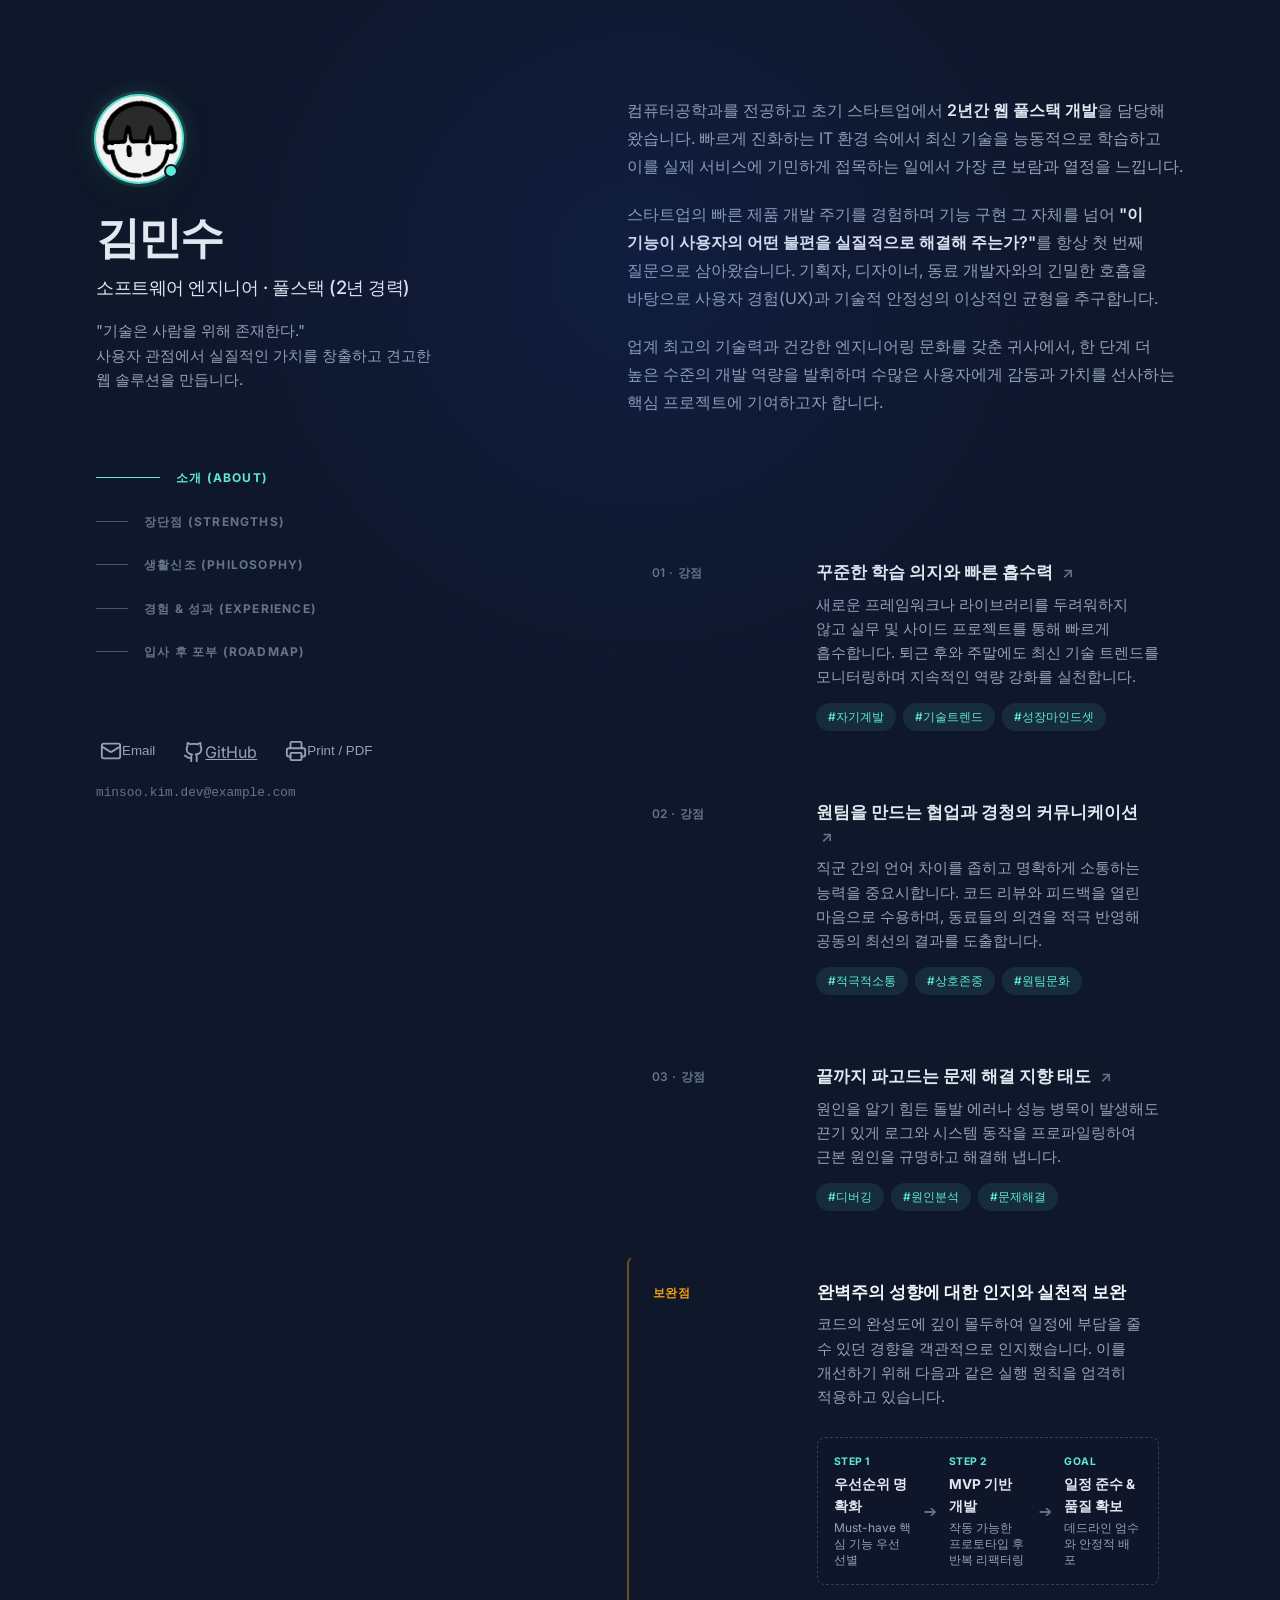
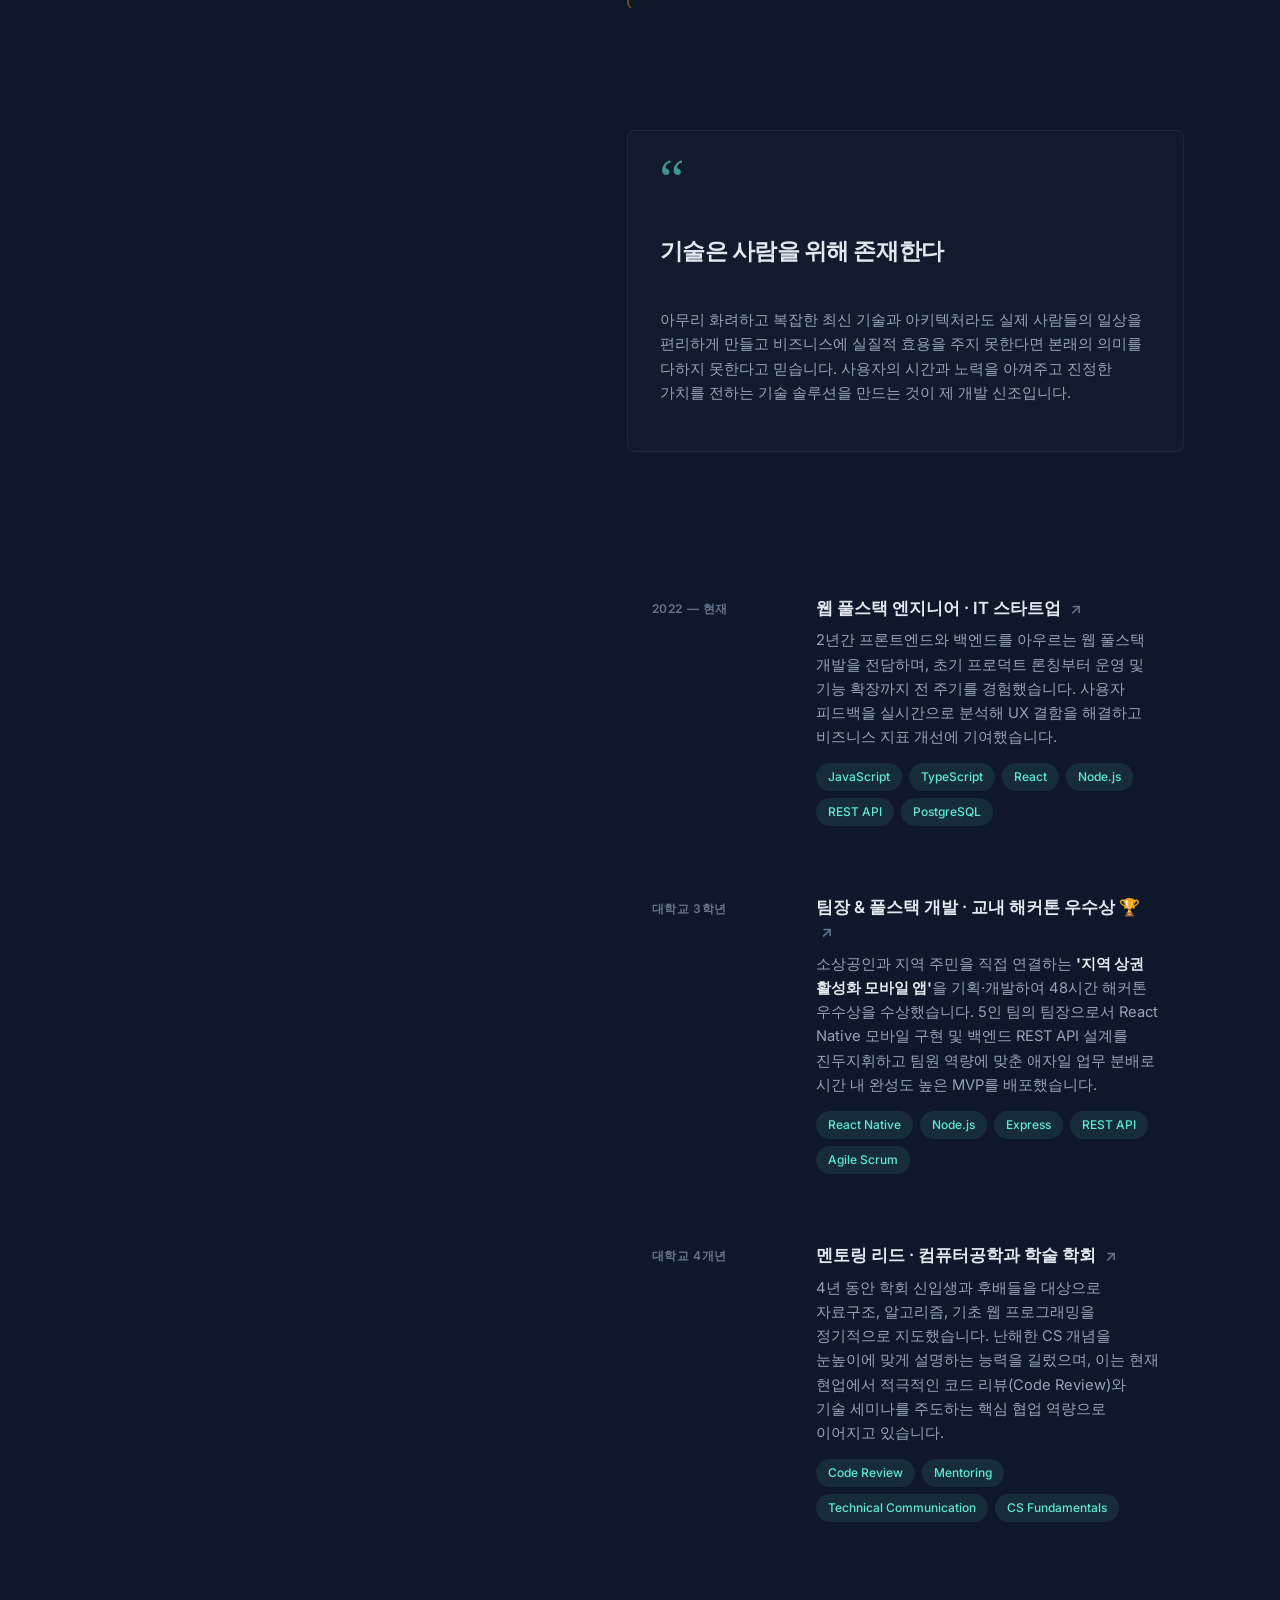
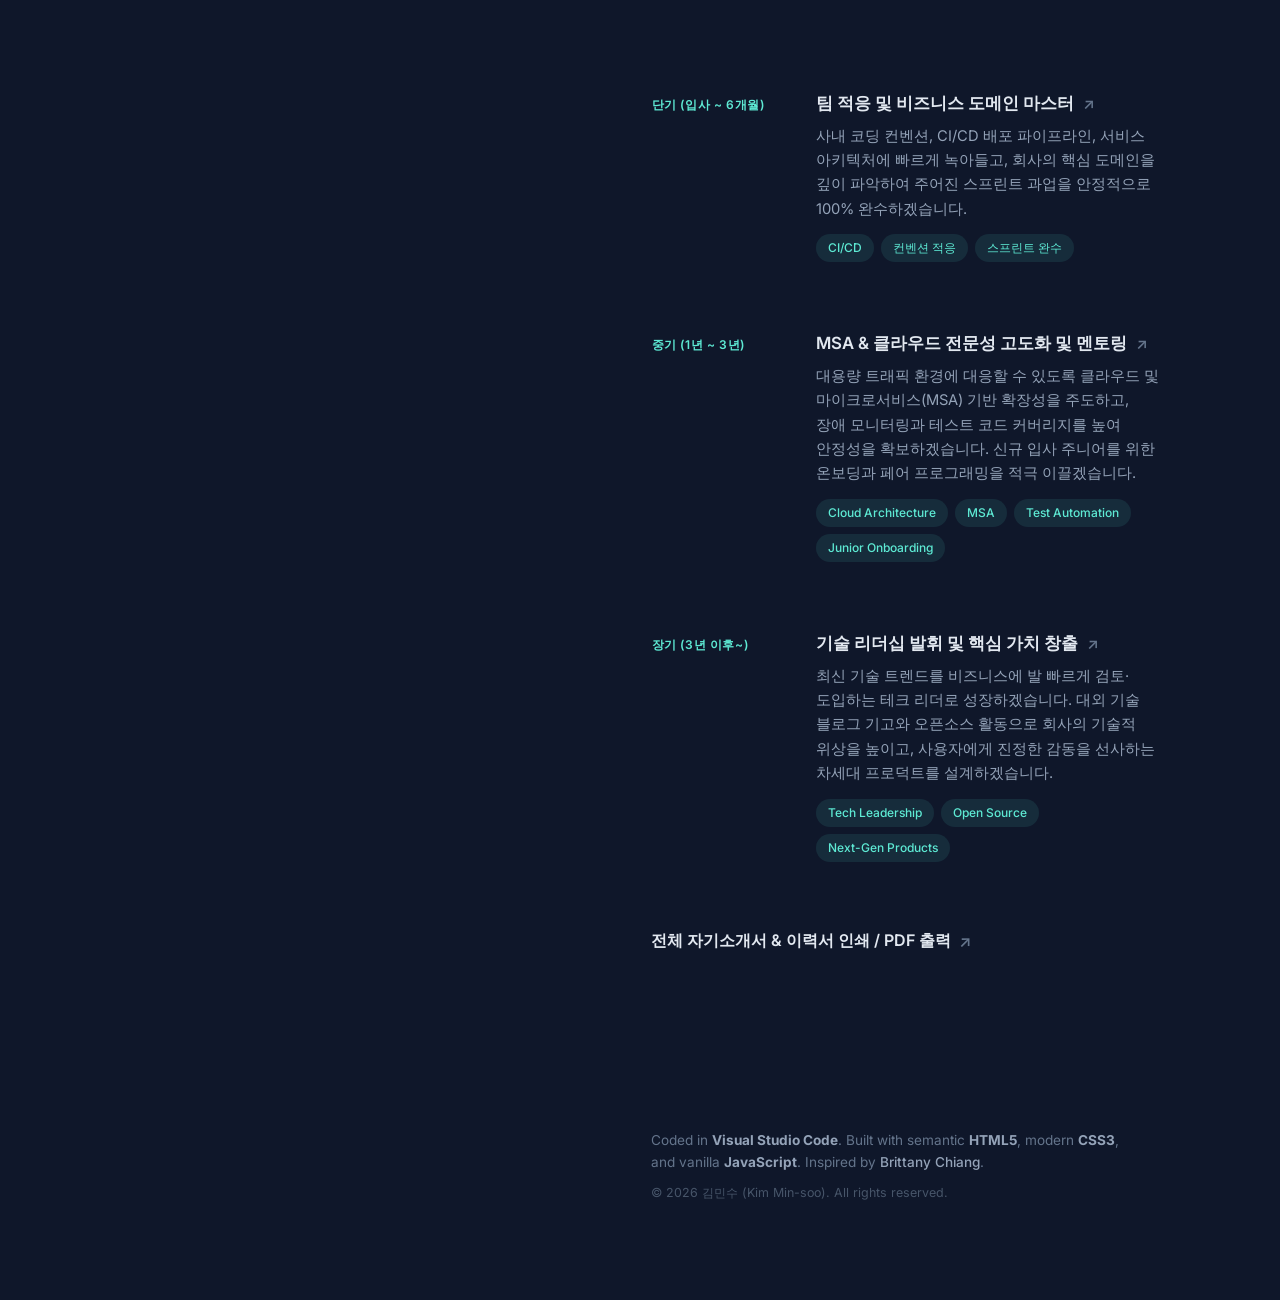
<file: index.html>
<!DOCTYPE html>
<html lang="ko" class="scroll-smooth">
<head>
    <meta charset="UTF-8">
    <meta name="viewport" content="width=device-width, initial-scale=1.0">
    <title>김민수 — 풀스택 소프트웨어 엔지니어</title>
    <!-- Google Fonts: Inter & Pretendard -->
    <link rel="preconnect" href="https://fonts.googleapis.com">
    <link rel="preconnect" href="https://fonts.gstatic.com" crossorigin>
    <link href="https://fonts.googleapis.com/css2?family=Inter:wght@300;400;500;600;700;800&family=Pretendard:wght@300;400;500;600;700;800&display=swap" rel="stylesheet">
    <link rel="stylesheet" href="profile.css">
</head>
<body class="bg-navy">

    <!-- 마우스 커서 스포트라이트 배경 효과 -->
    <div id="spotlight" class="spotlight-overlay" aria-hidden="true"></div>

    <!-- 전체 컨테이너 (Brittany Chiang Split 레이아웃) -->
    <div class="layout-container">
        <div class="split-wrapper">

            <!-- ===============================================================
                 좌측 고정 헤더 & 내비게이션 (Sticky Sidebar)
                 =============================================================== -->
            <header class="sidebar-header">
                <div class="header-top">
                    <!-- 프로필 아바타 이미지 -->
                    <div class="avatar-wrapper">
                        <img src="avatar.png" alt="김민수 프로필 아바타" class="avatar-img">
                        <div class="avatar-ring" aria-hidden="true"></div>
                    </div>
                    <h1 class="author-name">
                        <a href="#about">김민수</a>
                    </h1>
                    <h2 class="author-title">
                        소프트웨어 엔지니어 · 풀스택 (2년 경력)
                    </h2>
                    <p class="author-tagline">
                        "기술은 사람을 위해 존재한다."<br>
                        사용자 관점에서 실질적인 가치를 창출하고 견고한 웹 솔루션을 만듭니다.
                    </p>

                    <!-- 데스크톱 수직 내비게이션 바 -->
                    <nav class="desktop-nav" aria-label="섹션 바로가기">
                        <ul class="nav-list">
                            <li>
                                <a class="nav-item active" href="#about">
                                    <span class="nav-line"></span>
                                    <span class="nav-text">소개 (ABOUT)</span>
                                </a>
                            </li>
                            <li>
                                <a class="nav-item" href="#strengths">
                                    <span class="nav-line"></span>
                                    <span class="nav-text">장단점 (STRENGTHS)</span>
                                </a>
                            </li>
                            <li>
                                <a class="nav-item" href="#philosophy">
                                    <span class="nav-line"></span>
                                    <span class="nav-text">생활신조 (PHILOSOPHY)</span>
                                </a>
                            </li>
                            <li>
                                <a class="nav-item" href="#experience">
                                    <span class="nav-line"></span>
                                    <span class="nav-text">경험 & 성과 (EXPERIENCE)</span>
                                </a>
                            </li>
                            <li>
                                <a class="nav-item" href="#vision">
                                    <span class="nav-line"></span>
                                    <span class="nav-text">입사 후 포부 (ROADMAP)</span>
                                </a>
                            </li>
                        </ul>
                    </nav>
                </div>

                <!-- 하단 연락처 및 소셜 링크 아이콘 -->
                <div class="header-bottom">
                    <ul class="social-links" aria-label="연락처 및 소셜 링크">
                        <li>
                            <button id="btn-copy-email" class="social-btn" title="이메일 복사" aria-label="이메일 복사">
                                <svg xmlns="http://www.w3.org/2000/svg" viewBox="0 0 24 24" fill="none" stroke="currentColor" stroke-width="2" stroke-linecap="round" stroke-linejoin="round" class="social-icon">
                                    <rect width="20" height="16" x="2" y="4" rx="2"/>
                                    <path d="m22 7-8.97 5.7a1.94 1.94 0 0 1-2.06 0L2 7"/>
                                </svg>
                                <span class="sr-only">Email</span>
                            </button>
                        </li>
                        <li>
                            <a href="https://github.com" target="_blank" rel="noreferrer" class="social-link" title="GitHub" aria-label="GitHub">
                                <svg xmlns="http://www.w3.org/2000/svg" viewBox="0 0 24 24" fill="none" stroke="currentColor" stroke-width="2" stroke-linecap="round" stroke-linejoin="round" class="social-icon">
                                    <path d="M15 22v-4a4.8 4.8 0 0 0-1-3.5c3 0 6-2 6-5.5.08-1.25-.27-2.48-1-3.5.28-1.15.28-2.35 0-3.5 0 0-1 0-3 1.5-2.64-.5-5.36-.5-8 0C6 2 5 2 5 2c-.3 1.15-.3 2.35 0 3.5A5.403 5.403 0 0 0 4 9c0 3.5 3 5.5 6 5.5-.39.49-.68 1.05-.85 1.65-.17.6-.22 1.23-.15 1.85v4"/>
                                    <path d="M9 18c-4.51 2-5-2-7-2"/>
                                </svg>
                                <span class="sr-only">GitHub</span>
                            </a>
                        </li>
                        <li>
                            <button id="btn-print" class="social-btn" title="인쇄 및 PDF 저장" aria-label="PDF 출력">
                                <svg xmlns="http://www.w3.org/2000/svg" viewBox="0 0 24 24" fill="none" stroke="currentColor" stroke-width="2" stroke-linecap="round" stroke-linejoin="round" class="social-icon">
                                    <path d="M6 18H4a2 2 0 0 1-2-2v-5a2 2 0 0 1 2-2h16a2 2 0 0 1 2 2v5a2 2 0 0 1-2 2h-2"/>
                                    <path d="M6 9V3a1 1 0 0 1 1-1h10a1 1 0 0 1 1 1v6"/>
                                    <rect x="6" y="14" width="12" height="8" rx="1"/>
                                </svg>
                                <span class="sr-only">Print / PDF</span>
                            </button>
                        </li>
                    </ul>
                    <div class="sidebar-contact-hint">
                        minsoo.kim.dev@example.com
                    </div>
                </div>
            </header>

            <!-- ===============================================================
                 우측 스크롤 본문 (Scrollable Right Content Feed)
                 =============================================================== -->
            <main class="content-feed">

                <!-- 1. 소개 섹션 (ABOUT) -->
                <section id="about" class="feed-section" aria-label="소개 및 지원 동기">
                    <!-- 모바일용 스티키 헤더 -->
                    <div class="mobile-section-header">
                        <h2>소개 (ABOUT)</h2>
                    </div>
                    <div class="about-paragraphs">
                        <p>
                            컴퓨터공학과를 전공하고 초기 스타트업에서 <span class="text-highlight">2년간 웹 풀스택 개발</span>을 담당해 왔습니다. 빠르게 진화하는 IT 환경 속에서 최신 기술을 능동적으로 학습하고 이를 실제 서비스에 기민하게 접목하는 일에서 가장 큰 보람과 열정을 느낍니다.
                        </p>
                        <p>
                            스타트업의 빠른 제품 개발 주기를 경험하며 기능 구현 그 자체를 넘어 <span class="text-highlight">"이 기능이 사용자의 어떤 불편을 실질적으로 해결해 주는가?"</span>를 항상 첫 번째 질문으로 삼아왔습니다. 기획자, 디자이너, 동료 개발자와의 긴밀한 호흡을 바탕으로 사용자 경험(UX)과 기술적 안정성의 이상적인 균형을 추구합니다.
                        </p>
                        <p>
                            업계 최고의 기술력과 건강한 엔지니어링 문화를 갖춘 귀사에서, 한 단계 더 높은 수준의 개발 역량을 발휘하며 수많은 사용자에게 감동과 가치를 선사하는 핵심 프로젝트에 기여하고자 합니다.
                        </p>
                    </div>
                </section>

                <!-- 2. 성격의 장단점 섹션 (STRENGTHS) -->
                <section id="strengths" class="feed-section" aria-label="성격의 장단점 및 보완 노력">
                    <div class="mobile-section-header">
                        <h2>장단점 (STRENGTHS)</h2>
                    </div>

                    <div class="card-group">
                        <!-- 강점 1 -->
                        <div class="b-card">
                            <div class="card-side-tag">01 · 강점</div>
                            <div class="card-body">
                                <h3 class="card-title">
                                    꾸준한 학습 의지와 빠른 흡수력
                                    <span class="arrow" aria-hidden="true">↗</span>
                                </h3>
                                <p class="card-text">
                                    새로운 프레임워크나 라이브러리를 두려워하지 않고 실무 및 사이드 프로젝트를 통해 빠르게 흡수합니다. 퇴근 후와 주말에도 최신 기술 트렌드를 모니터링하며 지속적인 역량 강화를 실천합니다.
                                </p>
                                <ul class="tag-list" aria-label="태그">
                                    <li class="tag">#자기계발</li>
                                    <li class="tag">#기술트렌드</li>
                                    <li class="tag">#성장마인드셋</li>
                                </ul>
                            </div>
                        </div>

                        <!-- 강점 2 -->
                        <div class="b-card">
                            <div class="card-side-tag">02 · 강점</div>
                            <div class="card-body">
                                <h3 class="card-title">
                                    원팀을 만드는 협업과 경청의 커뮤니케이션
                                    <span class="arrow" aria-hidden="true">↗</span>
                                </h3>
                                <p class="card-text">
                                    직군 간의 언어 차이를 좁히고 명확하게 소통하는 능력을 중요시합니다. 코드 리뷰와 피드백을 열린 마음으로 수용하며, 동료들의 의견을 적극 반영해 공동의 최선의 결과를 도출합니다.
                                </p>
                                <ul class="tag-list" aria-label="태그">
                                    <li class="tag">#적극적소통</li>
                                    <li class="tag">#상호존중</li>
                                    <li class="tag">#원팀문화</li>
                                </ul>
                            </div>
                        </div>

                        <!-- 강점 3 -->
                        <div class="b-card">
                            <div class="card-side-tag">03 · 강점</div>
                            <div class="card-body">
                                <h3 class="card-title">
                                    끝까지 파고드는 문제 해결 지향 태도
                                    <span class="arrow" aria-hidden="true">↗</span>
                                </h3>
                                <p class="card-text">
                                    원인을 알기 힘든 돌발 에러나 성능 병목이 발생해도 끈기 있게 로그와 시스템 동작을 프로파일링하여 근본 원인을 규명하고 해결해 냅니다.
                                </p>
                                <ul class="tag-list" aria-label="태그">
                                    <li class="tag">#디버깅</li>
                                    <li class="tag">#원인분석</li>
                                    <li class="tag">#문제해결</li>
                                </ul>
                            </div>
                        </div>

                        <!-- 단점 및 개선 노력 -->
                        <div class="b-card card-weakness">
                            <div class="card-side-tag text-amber">보완점</div>
                            <div class="card-body">
                                <h3 class="card-title text-slate-100">
                                    완벽주의 성향에 대한 인지와 실천적 보완
                                </h3>
                                <p class="card-text">
                                    코드의 완성도에 깊이 몰두하여 일정에 부담을 줄 수 있던 경향을 객관적으로 인지했습니다. 이를 개선하기 위해 다음과 같은 실행 원칙을 엄격히 적용하고 있습니다.
                                </p>
                                <div class="flow-chips">
                                    <div class="flow-chip">
                                        <span class="chip-step">STEP 1</span>
                                        <strong>우선순위 명확화</strong>
                                        <small>Must-have 핵심 기능 우선 선별</small>
                                    </div>
                                    <div class="flow-sep">➔</div>
                                    <div class="flow-chip">
                                        <span class="chip-step">STEP 2</span>
                                        <strong>MVP 기반 개발</strong>
                                        <small>작동 가능한 프로토타입 후 반복 리팩터링</small>
                                    </div>
                                    <div class="flow-sep">➔</div>
                                    <div class="flow-chip highlight">
                                        <span class="chip-step">GOAL</span>
                                        <strong>일정 준수 & 품질 확보</strong>
                                        <small>데드라인 엄수와 안정적 배포</small>
                                    </div>
                                </div>
                            </div>
                        </div>
                    </div>
                </section>

                <!-- 3. 생활신조 섹션 (PHILOSOPHY) -->
                <section id="philosophy" class="feed-section" aria-label="생활신조">
                    <div class="mobile-section-header">
                        <h2>생활신조 (PHILOSOPHY)</h2>
                    </div>

                    <div class="b-card philosophy-box">
                        <div class="quote-sign">“</div>
                        <blockquote class="philosophy-quote">
                            기술은 사람을 위해 존재한다
                        </blockquote>
                        <p class="card-text">
                            아무리 화려하고 복잡한 최신 기술과 아키텍처라도 실제 사람들의 일상을 편리하게 만들고 비즈니스에 실질적 효용을 주지 못한다면 본래의 의미를 다하지 못한다고 믿습니다. 
                            사용자의 시간과 노력을 아껴주고 진정한 가치를 전하는 기술 솔루션을 만드는 것이 제 개발 신조입니다.
                        </p>
                    </div>
                </section>

                <!-- 4. 주요 경험 & 성과 섹션 (EXPERIENCE) -->
                <section id="experience" class="feed-section" aria-label="주요 경험 및 성과">
                    <div class="mobile-section-header">
                        <h2>경험 & 성과 (EXPERIENCE)</h2>
                    </div>

                    <div class="card-group">
                        <!-- 경험 1: 스타트업 실무 -->
                        <div class="b-card">
                            <header class="card-period">2022 — 현재</header>
                            <div class="card-body">
                                <h3 class="card-title">
                                    웹 풀스택 엔지니어 · <span class="company-name">IT 스타트업</span>
                                    <span class="arrow" aria-hidden="true">↗</span>
                                </h3>
                                <p class="card-text">
                                    2년간 프론트엔드와 백엔드를 아우르는 웹 풀스택 개발을 전담하며, 초기 프로덕트 론칭부터 운영 및 기능 확장까지 전 주기를 경험했습니다. 사용자 피드백을 실시간으로 분석해 UX 결함을 해결하고 비즈니스 지표 개선에 기여했습니다.
                                </p>
                                <ul class="tag-list" aria-label="사용 기술">
                                    <li class="tag">JavaScript</li>
                                    <li class="tag">TypeScript</li>
                                    <li class="tag">React</li>
                                    <li class="tag">Node.js</li>
                                    <li class="tag">REST API</li>
                                    <li class="tag">PostgreSQL</li>
                                </ul>
                            </div>
                        </div>

                        <!-- 경험 2: 해커톤 우수상 -->
                        <div class="b-card">
                            <header class="card-period">대학교 3학년</header>
                            <div class="card-body">
                                <h3 class="card-title">
                                    팀장 & 풀스택 개발 · <span class="company-name">교내 해커톤 우수상 🏆</span>
                                    <span class="arrow" aria-hidden="true">↗</span>
                                </h3>
                                <p class="card-text">
                                    소상공인과 지역 주민을 직접 연결하는 <strong>'지역 상권 활성화 모바일 앱'</strong>을 기획·개발하여 48시간 해커톤 우수상을 수상했습니다. 5인 팀의 팀장으로서 React Native 모바일 구현 및 백엔드 REST API 설계를 진두지휘하고 팀원 역량에 맞춘 애자일 업무 분배로 시간 내 완성도 높은 MVP를 배포했습니다.
                                </p>
                                <ul class="tag-list" aria-label="사용 기술">
                                    <li class="tag">React Native</li>
                                    <li class="tag">Node.js</li>
                                    <li class="tag">Express</li>
                                    <li class="tag">REST API</li>
                                    <li class="tag">Agile Scrum</li>
                                </ul>
                            </div>
                        </div>

                        <!-- 경험 3: 학회 프로그래밍 멘토링 -->
                        <div class="b-card">
                            <header class="card-period">대학교 4개년</header>
                            <div class="card-body">
                                <h3 class="card-title">
                                    멘토링 리드 · <span class="company-name">컴퓨터공학과 학술 학회</span>
                                    <span class="arrow" aria-hidden="true">↗</span>
                                </h3>
                                <p class="card-text">
                                    4년 동안 학회 신입생과 후배들을 대상으로 자료구조, 알고리즘, 기초 웹 프로그래밍을 정기적으로 지도했습니다. 난해한 CS 개념을 눈높이에 맞게 설명하는 능력을 길렀으며, 이는 현재 현업에서 적극적인 코드 리뷰(Code Review)와 기술 세미나를 주도하는 핵심 협업 역량으로 이어지고 있습니다.
                                </p>
                                <ul class="tag-list" aria-label="역량 키워드">
                                    <li class="tag">Code Review</li>
                                    <li class="tag">Mentoring</li>
                                    <li class="tag">Technical Communication</li>
                                    <li class="tag">CS Fundamentals</li>
                                </ul>
                            </div>
                        </div>
                    </div>
                </section>

                <!-- 5. 입사 후 포부 섹션 (VISION / ROADMAP) -->
                <section id="vision" class="feed-section" aria-label="입사 후 포부 및 로드맵">
                    <div class="mobile-section-header">
                        <h2>입사 후 포부 (ROADMAP)</h2>
                    </div>

                    <div class="card-group">
                        <!-- 단기 -->
                        <div class="b-card">
                            <header class="card-period text-teal">단기 (입사 ~ 6개월)</header>
                            <div class="card-body">
                                <h3 class="card-title">
                                    팀 적응 및 비즈니스 도메인 마스터
                                    <span class="arrow" aria-hidden="true">↗</span>
                                </h3>
                                <p class="card-text">
                                    사내 코딩 컨벤션, CI/CD 배포 파이프라인, 서비스 아키텍처에 빠르게 녹아들고, 회사의 핵심 도메인을 깊이 파악하여 주어진 스프린트 과업을 안정적으로 100% 완수하겠습니다.
                                </p>
                                <ul class="tag-list" aria-label="목표">
                                    <li class="tag">CI/CD</li>
                                    <li class="tag">컨벤션 적응</li>
                                    <li class="tag">스프린트 완수</li>
                                </ul>
                            </div>
                        </div>

                        <!-- 중기 -->
                        <div class="b-card">
                            <header class="card-period text-teal">중기 (1년 ~ 3년)</header>
                            <div class="card-body">
                                <h3 class="card-title">
                                    MSA & 클라우드 전문성 고도화 및 멘토링
                                    <span class="arrow" aria-hidden="true">↗</span>
                                </h3>
                                <p class="card-text">
                                    대용량 트래픽 환경에 대응할 수 있도록 클라우드 및 마이크로서비스(MSA) 기반 확장성을 주도하고, 장애 모니터링과 테스트 코드 커버리지를 높여 안정성을 확보하겠습니다. 신규 입사 주니어를 위한 온보딩과 페어 프로그래밍을 적극 이끌겠습니다.
                                </p>
                                <ul class="tag-list" aria-label="목표">
                                    <li class="tag">Cloud Architecture</li>
                                    <li class="tag">MSA</li>
                                    <li class="tag">Test Automation</li>
                                    <li class="tag">Junior Onboarding</li>
                                </ul>
                            </div>
                        </div>

                        <!-- 장기 -->
                        <div class="b-card">
                            <header class="card-period text-teal">장기 (3년 이후~)</header>
                            <div class="card-body">
                                <h3 class="card-title">
                                    기술 리더십 발휘 및 핵심 가치 창출
                                    <span class="arrow" aria-hidden="true">↗</span>
                                </h3>
                                <p class="card-text">
                                    최신 기술 트렌드를 비즈니스에 발 빠르게 검토·도입하는 테크 리더로 성장하겠습니다. 대외 기술 블로그 기고와 오픈소스 활동으로 회사의 기술적 위상을 높이고, 사용자에게 진정한 감동을 선사하는 차세대 프로덕트를 설계하겠습니다.
                                </p>
                                <ul class="tag-list" aria-label="목표">
                                    <li class="tag">Tech Leadership</li>
                                    <li class="tag">Open Source</li>
                                    <li class="tag">Next-Gen Products</li>
                                </ul>
                            </div>
                        </div>
                    </div>

                    <!-- 전체 이력서 보기 링크 (Brittany Chiang 시그니처) -->
                    <div class="resume-cta-wrapper">
                        <button id="btn-print-cta" class="resume-link">
                            <span>전체 자기소개서 & 이력서 인쇄 / PDF 출력</span>
                            <span class="arrow" aria-hidden="true">↗</span>
                        </button>
                    </div>
                </section>

                <!-- 하단 푸터 (Brittany Chiang 시그니처 스타일) -->
                <footer class="content-footer">
                    <p>
                        Coded in <strong>Visual Studio Code</strong>. Built with semantic <strong>HTML5</strong>, modern <strong>CSS3</strong>, and vanilla <strong>JavaScript</strong>. Inspired by <a href="https://brittanychiang.com" target="_blank" rel="noreferrer" class="footer-link">Brittany Chiang</a>.
                    </p>
                    <p class="footer-copyright">
                        &copy; 2026 김민수 (Kim Min-soo). All rights reserved.
                    </p>
                </footer>

            </main>
        </div>
    </div>

    <!-- 복사 성공 토스트 알림 메시지 -->
    <div id="toast" class="toast-popup" role="alert" aria-live="polite">
        📋 이메일(minsoo.kim.dev@example.com)이 클립보드에 복사되었습니다!
    </div>

    <script src="profile.js"></script>
</body>
</html>
</file>
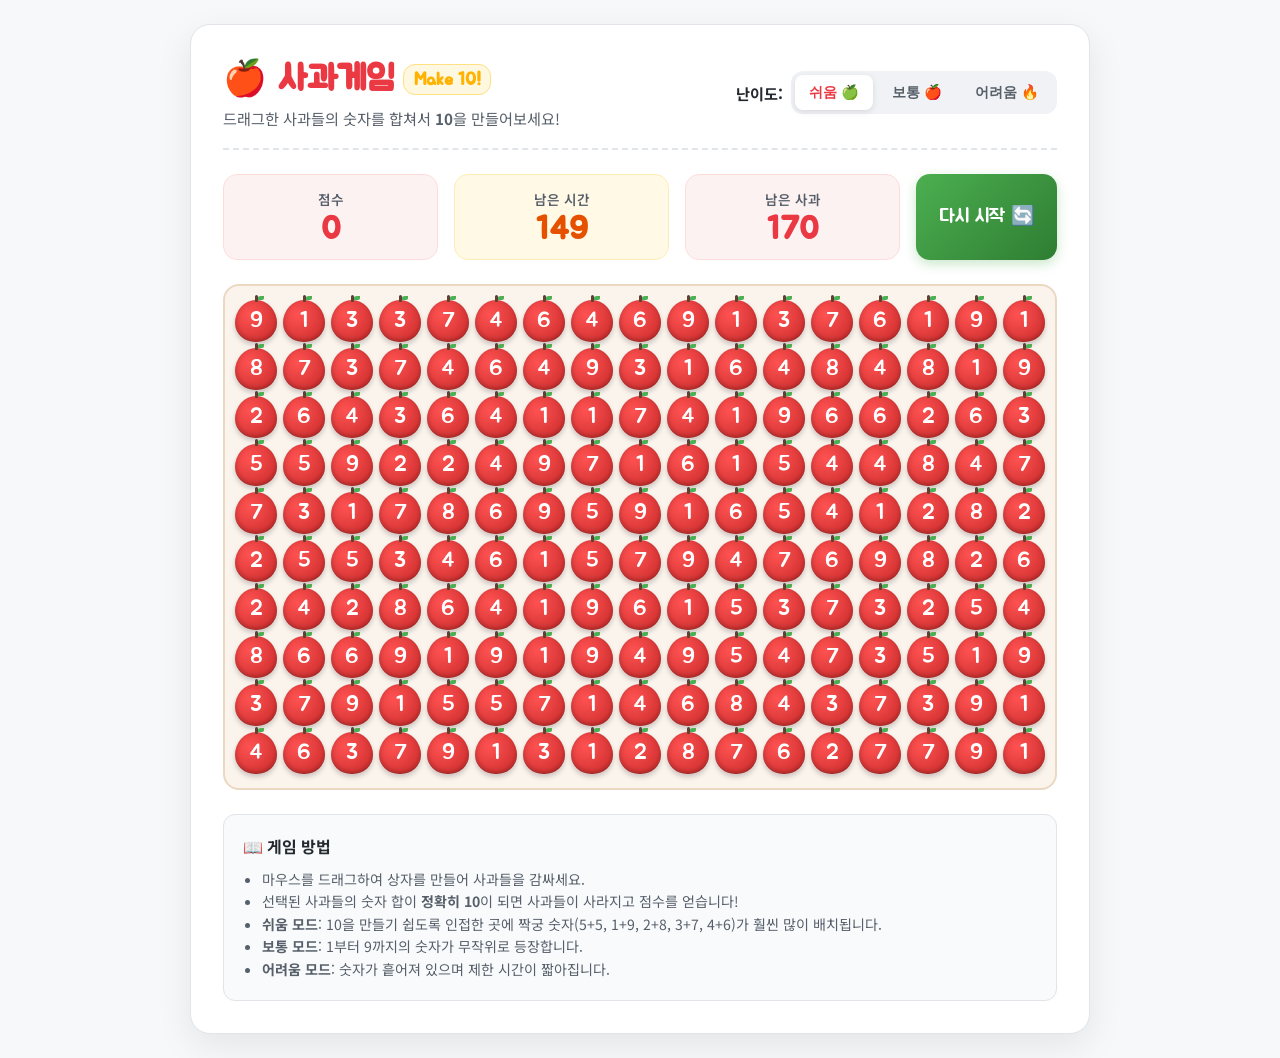
<file: appleGame.html>
<!DOCTYPE html>
<html lang="ko">
<head>
    <meta charset="UTF-8">
    <meta name="viewport" content="width=device-width, initial-scale=1.0">
    <title>사과게임 - 숫자 10 만들기 (Make 10!)</title>
    <link rel="preconnect" href="https://fonts.googleapis.com">
    <link rel="preconnect" href="https://fonts.gstatic.com" crossorigin>
    <link href="https://fonts.googleapis.com/css2?family=Jua&family=Noto+Sans+KR:wght@400;600;700;900&display=swap" rel="stylesheet">
    <link rel="stylesheet" href="appleGames.css">
</head>
<body>

    <div class="game-wrapper">
        <!-- 게임 헤더 -->
        <header class="game-header">
            <div class="title-area">
                <h1>🍎 사과게임 <span>Make 10!</span></h1>
                <p class="subtitle">드래그한 사과들의 숫자를 합쳐서 <strong>10</strong>을 만들어보세요!</p>
            </div>

            <!-- 난이도 선택 영역 -->
            <div class="difficulty-bar">
                <span class="diff-label">난이도:</span>
                <div class="diff-buttons">
                    <button type="button" class="diff-btn active" data-difficulty="easy">쉬움 🍏</button>
                    <button type="button" class="diff-btn" data-difficulty="normal">보통 🍎</button>
                    <button type="button" class="diff-btn" data-difficulty="hard">어려움 🔥</button>
                </div>
            </div>
        </header>

        <!-- 게임 상태 대시보드 -->
        <section class="dashboard">
            <div class="stat-card">
                <span class="stat-name">점수</span>
                <span class="stat-value" id="score-display">0</span>
            </div>
            <div class="stat-card timer-card">
                <span class="stat-name">남은 시간</span>
                <span class="stat-value" id="timer-display">150</span>
            </div>
            <div class="stat-card">
                <span class="stat-name">남은 사과</span>
                <span class="stat-value" id="remains-display">170</span>
            </div>
            <div class="action-card">
                <button id="btn-restart" class="btn-control">다시 시작 🔄</button>
            </div>
        </section>

        <!-- 사과 게임 보드 영역 -->
        <main class="board-container" id="board-container">
            <div id="game-board" class="game-board"></div>
            <!-- 마우스 드래그 선택 박스 -->
            <div id="selection-box" class="selection-box"></div>
            <!-- 실시간 합계 말풍선 -->
            <div id="sum-tooltip" class="sum-tooltip">합: 0</div>
        </main>

        <!-- 게임 설명 가이드 -->
        <footer class="game-guide">
            <h3>📖 게임 방법</h3>
            <ul>
                <li>마우스를 드래그하여 상자를 만들어 사과들을 감싸세요.</li>
                <li>선택된 사과들의 숫자 합이 <strong>정확히 10</strong>이 되면 사과들이 사라지고 점수를 얻습니다!</li>
                <li><strong>쉬움 모드</strong>: 10을 만들기 쉽도록 인접한 곳에 짝궁 숫자(5+5, 1+9, 2+8, 3+7, 4+6)가 훨씬 많이 배치됩니다.</li>
                <li><strong>보통 모드</strong>: 1부터 9까지의 숫자가 무작위로 등장합니다.</li>
                <li><strong>어려움 모드</strong>: 숫자가 흩어져 있으며 제한 시간이 짧아집니다.</li>
            </ul>
        </footer>
    </div>

    <!-- 게임 종료 / 결과 모달 -->
    <div id="game-modal" class="modal-backdrop">
        <div class="modal-card">
            <div class="modal-icon" id="modal-icon">🎉</div>
            <h2 id="modal-title">게임 종료!</h2>
            <p id="modal-desc">시간이 종료되었습니다.</p>
            <div class="modal-stats">
                <div class="m-stat">
                    <span>최종 점수</span>
                    <strong id="final-score">0점</strong>
                </div>
                <div class="m-stat">
                    <span>제거한 사과</span>
                    <strong id="final-eaten">0개</strong>
                </div>
            </div>
            <button id="modal-restart-btn" class="modal-btn">다시 도전하기</button>
        </div>
    </div>

    <script src="appleGame.js"></script>
</body>
</html>
</file>
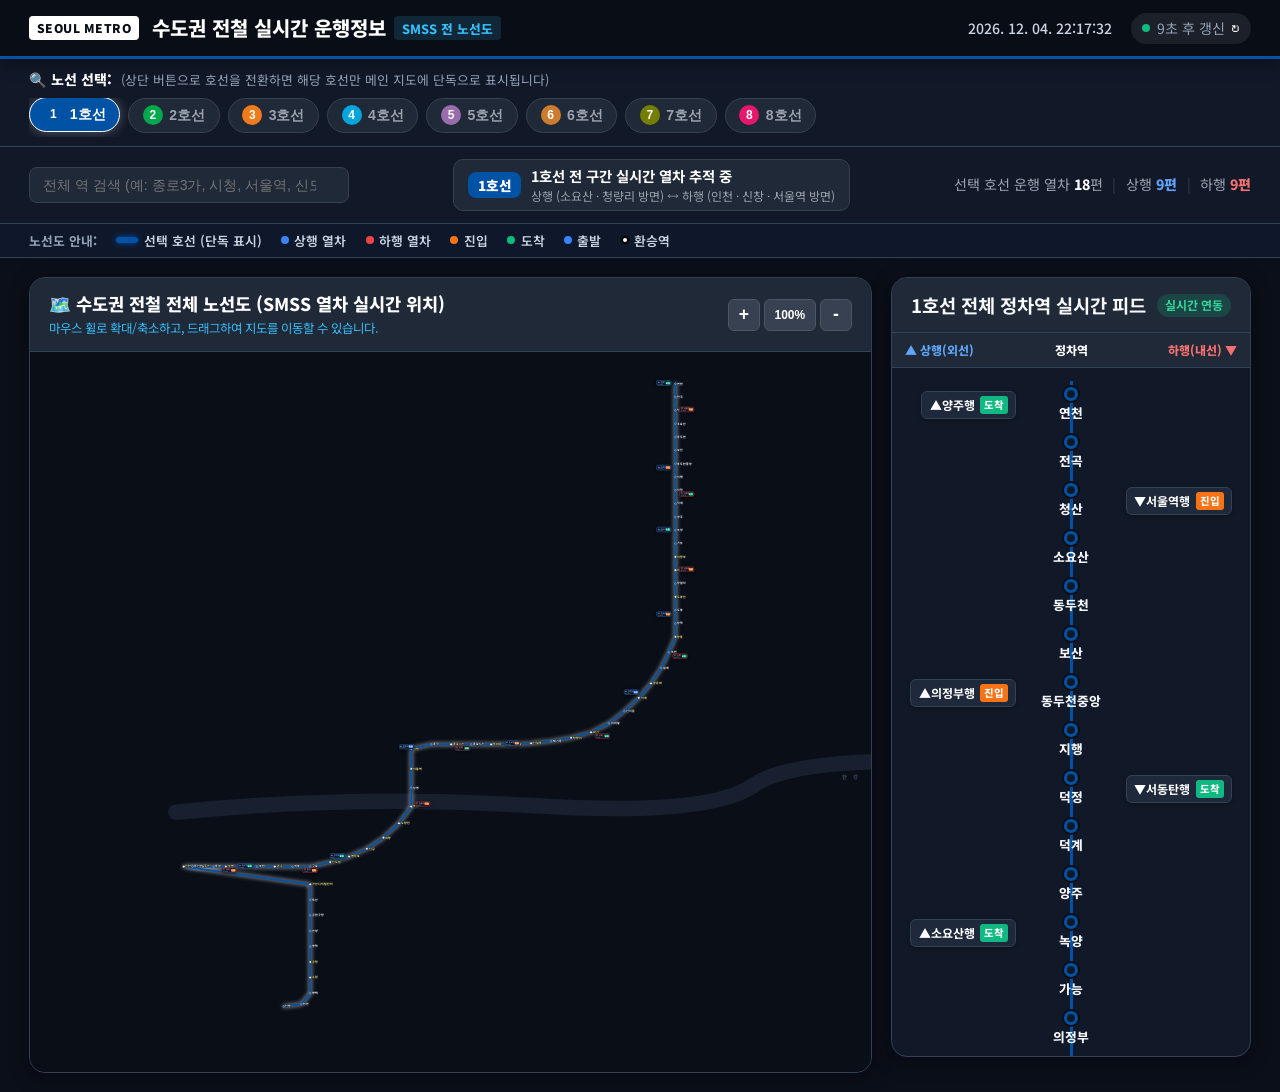
<file: metro.html>
<!DOCTYPE html>
<html lang="ko">
<head>
    <meta charset="UTF-8">
    <meta name="viewport" content="width=device-width, initial-scale=1.0">
    <title>서울교통공사 수도권 전철 실시간 노선도 (SMSS)</title>
    <link rel="preconnect" href="https://fonts.googleapis.com">
    <link rel="preconnect" href="https://fonts.gstatic.com" crossorigin>
    <link href="https://fonts.googleapis.com/css2?family=Noto+Sans+KR:wght@300;400;500;700;900&display=swap" rel="stylesheet">
    <link rel="stylesheet" href="metro.css">
</head>
<body>

    <!-- 최상단 글로벌 헤더 -->
    <header class="metro-header">
        <div class="header-left">
            <div class="logo-badge">SEOUL METRO</div>
            <h1>수도권 전철 실시간 운행정보 <span>SMSS 전 노선도</span></h1>
        </div>
        <div class="header-right">
            <div class="live-clock" id="live-clock">2026. 11. 03. 15:45:00</div>
            <div class="refresh-indicator">
                <span class="refresh-dot"></span>
                <span id="refresh-timer">10초 후 갱신</span>
                <button id="btn-manual-refresh" class="btn-icon" title="즉시 새로고침">↻</button>
            </div>
        </div>
    </header>

    <!-- 노선 선택 탭 바 (기본 선택: 1호선) -->
    <nav class="line-selector-bar">
        <div class="line-tabs-header">
            <span class="selector-title">🔍 노선 선택:</span>
            <span class="selector-hint">(상단 버튼으로 호선을 전환하면 해당 호선만 메인 지도에 단독으로 표시됩니다)</span>
        </div>
        <div class="line-tabs" id="line-tabs">
            <button class="line-tab active" data-line="1">
                <span class="line-badge line-1">1</span> 1호선
            </button>
            <button class="line-tab" data-line="2">
                <span class="line-badge line-2">2</span> 2호선
            </button>
            <button class="line-tab" data-line="3">
                <span class="line-badge line-3">3</span> 3호선
            </button>
            <button class="line-tab" data-line="4">
                <span class="line-badge line-4">4</span> 4호선
            </button>
            <button class="line-tab" data-line="5">
                <span class="line-badge line-5">5</span> 5호선
            </button>
            <button class="line-tab" data-line="6">
                <span class="line-badge line-6">6</span> 6호선
            </button>
            <button class="line-tab" data-line="7">
                <span class="line-badge line-7">7</span> 7호선
            </button>
            <button class="line-tab" data-line="8">
                <span class="line-badge line-8">8</span> 8호선
            </button>
        </div>
    </nav>

    <!-- 컨트롤 & 검색 패널 -->
    <div class="control-panel">
        <div class="control-container">
            <!-- 역 검색 -->
            <div class="search-box">
                <input type="text" id="station-search" placeholder="전체 역 검색 (예: 종로3가, 시청, 서울역, 신도림)..." autocomplete="off">
                <button id="btn-search-clear" class="btn-clear">&times;</button>
            </div>

            <!-- 현재 선택 호선 상태 안내 뱃지 -->
            <div class="selected-line-banner" id="selected-line-banner">
                <span class="badge-lg" id="banner-badge">1호선</span>
                <div class="banner-info">
                    <strong id="banner-title">1호선 전 구간 실시간 열차 추적 중</strong>
                    <span id="banner-sub">상행(소요산) ⟷ 하행(인천·신창)</span>
                </div>
            </div>

            <!-- 실시간 요약 카운터 -->
            <div class="stats-summary">
                <span class="stat-item">선택 호선 운행 열차 <strong id="total-train-count">0</strong>편</span>
                <span class="stat-divider">|</span>
                <span class="stat-item up">상행 <strong id="up-train-count">0</strong></span>
                <span class="stat-divider">|</span>
                <span class="stat-item down">하행 <strong id="down-train-count">0</strong></span>
            </div>
        </div>
    </div>

    <!-- 범례 안내 바 -->
    <div class="legend-bar">
        <div class="legend-container">
            <span class="legend-title">노선도 안내:</span>
            <span class="legend-chip highlight-legend"><span class="chip-line active-line"></span> 선택 호선 (단독 표시)</span>
            <span class="legend-chip"><span class="chip-dot train-dot up"></span> 상행 열차</span>
            <span class="legend-chip"><span class="chip-dot train-dot down"></span> 하행 열차</span>
            <span class="legend-chip"><span class="chip-dot state-enter"></span> 진입</span>
            <span class="legend-chip"><span class="chip-dot state-arrive"></span> 도착</span>
            <span class="legend-chip"><span class="chip-dot state-depart"></span> 출발</span>
            <span class="legend-chip"><span class="chip-dot transfer-dot"></span> 환승역</span>
        </div>
    </div>

    <!-- 메인 레이아웃 (좌: 종합 노선도 지도 / 우: 선택 호선 실시간 상세 피드) -->
    <main class="metro-main-layout">
        
        <!-- 좌측 카드: 1~8호선 전체 정차역 및 실시간 열차 위치 SVG 노선도 -->
        <section class="map-view-card">
            <div class="card-header">
                <div class="header-title-wrap">
                    <h2>🗺️ 수도권 전철 전체 노선도 (SMSS 열차 실시간 위치)</h2>
                    <span class="map-hint">마우스 휠로 확대/축소하고, 드래그하여 지도를 이동할 수 있습니다.</span>
                </div>
                <!-- 줌/팬 컨트롤러 -->
                <div class="map-zoom-controls">
                    <button id="btn-zoom-in" class="zoom-btn" title="확대">+</button>
                    <button id="btn-zoom-reset" class="zoom-btn reset" title="원래 크기">100%</button>
                    <button id="btn-zoom-out" class="zoom-btn" title="축소">-</button>
                </div>
            </div>
            
            <div class="svg-map-wrapper" id="svg-map-wrapper">
                <svg id="metro-svg-map" viewBox="0 0 3600 2900" preserveAspectRatio="xMidYMid meet">
                    <defs>
                        <!-- 선택된 노선 글로우 필터 -->
                        <filter id="glow-filter" x="-20%" y="-20%" width="140%" height="140%">
                            <feDropShadow dx="0" dy="0" stdDeviation="6" flood-color="currentColor" flood-opacity="0.9"/>
                        </filter>
                    </defs>
                    <g id="svg-root-layer">
                        <g id="svg-grid-layer"></g>
                        <g id="svg-lines-layer"></g>
                        <g id="svg-stations-layer"></g>
                        <g id="svg-trains-layer"></g>
                        <g id="svg-labels-layer"></g>
                    </g>
                </svg>
            </div>
        </section>

        <!-- 우측 카드: 선택된 호선 실시간 정차역 & 열차 피드 -->
        <aside class="detail-feed-card">
            <div class="card-header">
                <h3 id="panel-line-title">1호선 실시간 운행 현황</h3>
                <span class="track-indicator" id="panel-refresh-time">실시간 연동</span>
            </div>

            <div class="track-legend-mini">
                <span class="mini-dir up">▲ 상행(외선)</span>
                <span class="mini-station">정차역</span>
                <span class="mini-dir down">하행(내선) ▼</span>
            </div>

            <!-- 선택 호선 열차 리스트 스크롤 영역 -->
            <div class="active-line-track" id="active-line-track">
                <!-- 선택된 호선의 모든 역과 열차가 렌더링됩니다 -->
            </div>
        </aside>

    </main>

    <!-- 열차 상세 정보 모달 -->
    <div id="train-modal" class="modal-backdrop">
        <div class="modal-card">
            <div class="modal-header">
                <div>
                    <span class="modal-tag" id="modal-train-type">일반</span>
                    <h2 id="modal-train-title">1042 열차</h2>
                </div>
                <button class="modal-close" id="modal-close-btn">&times;</button>
            </div>
            <div class="modal-body">
                <div class="info-row">
                    <span class="info-label">행선지</span>
                    <strong class="info-val" id="modal-destination">소요산행</strong>
                </div>
                <div class="info-row">
                    <span class="info-label">현재 위치</span>
                    <strong class="info-val" id="modal-curr-station">종로3가역 (도착)</strong>
                </div>
                <div class="info-row">
                    <span class="info-label">운행 방향</span>
                    <span class="info-val" id="modal-direction">상행</span>
                </div>
                <div class="info-row">
                    <span class="info-label">운행 상태</span>
                    <span class="info-val" id="modal-status-text">정상 운행 (정시)</span>
                </div>

                <!-- 칸별 혼잡도 시각화 -->
                <div class="congestion-section">
                    <h4>열차 칸별 실시간 혼잡도 (1~10호차)</h4>
                    <div class="congestion-cars" id="congestion-cars"></div>
                    <div class="congestion-legend">
                        <span class="c-leg smooth">여유 (0~34%)</span>
                        <span class="c-leg normal">보통 (35~70%)</span>
                        <span class="c-leg crowded">혼잡 (71%~)</span>
                    </div>
                </div>
            </div>
        </div>
    </div>

    <!-- 역별 도착 정보 안내 모달 -->
    <div id="station-modal" class="modal-backdrop">
        <div class="modal-card station-modal-card">
            <div class="modal-header">
                <div>
                    <span class="modal-tag" id="st-modal-line">1호선</span>
                    <h2 id="st-modal-name">종로3가역</h2>
                </div>
                <button class="modal-close" id="st-modal-close-btn">&times;</button>
            </div>
            <div class="modal-body">
                <div class="arrival-tables">
                    <div class="arrival-col">
                        <h4 id="st-up-header">▲ 상행(외선) 실시간 도착 예정</h4>
                        <ul class="arrival-list" id="st-up-list"></ul>
                    </div>
                    <div class="arrival-col">
                        <h4 id="st-down-header">▼ 하행(내선) 실시간 도착 예정</h4>
                        <ul class="arrival-list" id="st-down-list"></ul>
                    </div>
                </div>
            </div>
        </div>
    </div>

    <script src="metro.js"></script>
</body>
</html>
</file>
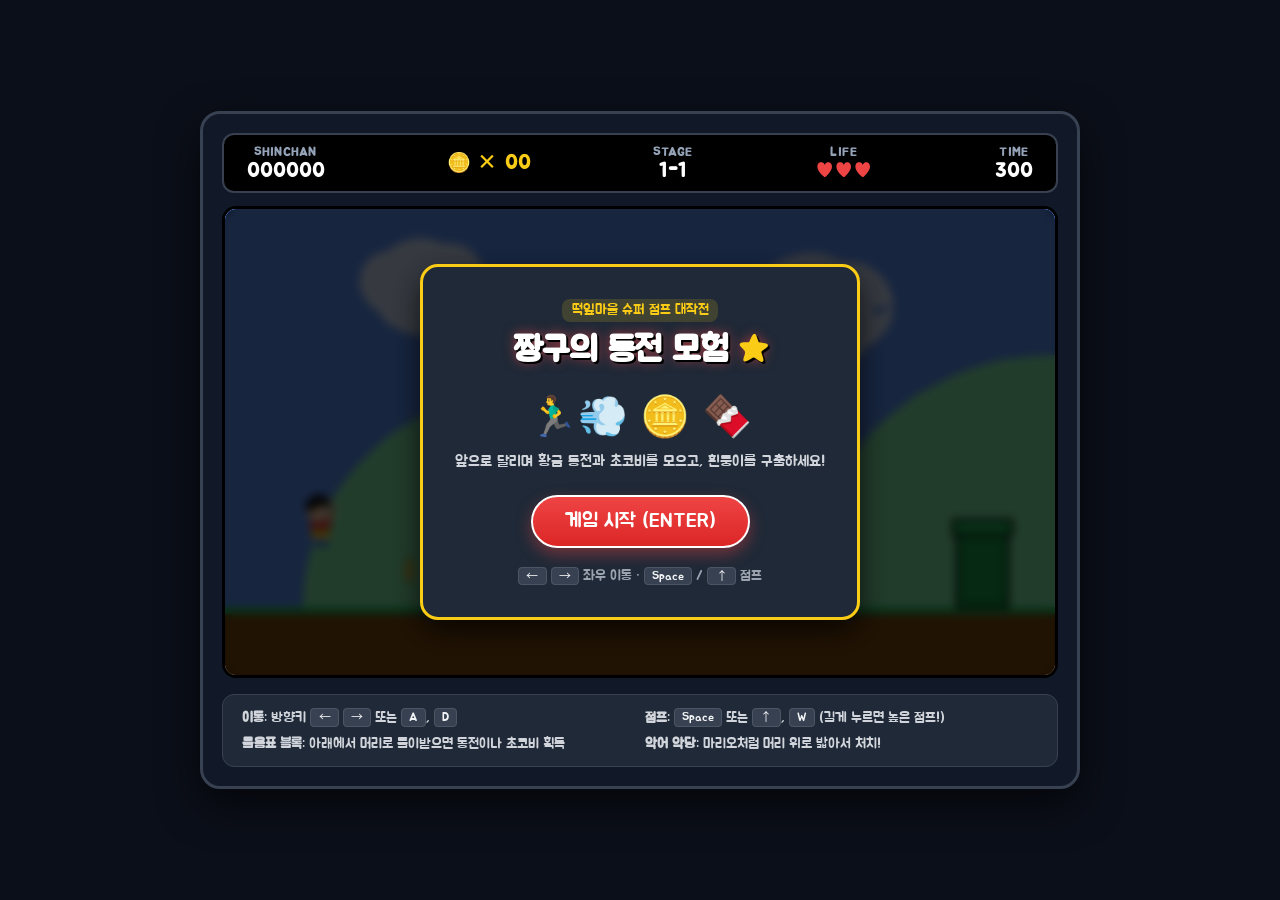
<file: shinchanGame.html>
<!DOCTYPE html>
<html lang="ko">
<head>
    <meta charset="UTF-8">
    <meta name="viewport" content="width=device-width, initial-scale=1.0, maximum-scale=1.0, user-scalable=no">
    <title>짱구의 슈퍼 모험 - 동전 먹기 마리오 게임</title>
    <link rel="preconnect" href="https://fonts.googleapis.com">
    <link rel="preconnect" href="https://fonts.gstatic.com" crossorigin>
    <link href="https://fonts.googleapis.com/css2?family=Jua&family=Noto+Sans+KR:wght@400;700;900&display=swap" rel="stylesheet">
    <link rel="stylesheet" href="shinchanGame.css">
</head>
<body>

    <div class="game-wrapper">
        <!-- 상단 헤더 & HUD -->
        <header class="hud-bar">
            <div class="hud-item player-hud">
                <span class="hud-label">SHINCHAN</span>
                <span class="hud-val" id="hud-score">000000</span>
            </div>
            <div class="hud-item coin-hud">
                <span class="coin-icon">🪙</span>
                <span class="hud-val" id="hud-coins">&times; 00</span>
            </div>
            <div class="hud-item world-hud">
                <span class="hud-label">STAGE</span>
                <span class="hud-val">1-1</span>
            </div>
            <div class="hud-item lives-hud">
                <span class="hud-label">LIFE</span>
                <span class="hud-val" id="hud-lives">♥♥♥</span>
            </div>
            <div class="hud-item time-hud">
                <span class="hud-label">TIME</span>
                <span class="hud-val" id="hud-time">300</span>
            </div>
        </header>

        <!-- 게임 메인 캔버스 영역 -->
        <div class="canvas-container" id="canvas-container">
            <canvas id="gameCanvas" width="850" height="480"></canvas>

            <!-- 시작 오버레이 -->
            <div id="start-screen" class="overlay-screen active">
                <div class="screen-box">
                    <div class="title-logo">
                        <span class="sub-tag">떡잎마을 슈퍼 점프 대작전</span>
                        <h1>짱구의 동전 모험 <span>★</span></h1>
                    </div>
                    <div class="shinchan-hero-preview">
                        <span class="preview-hero">🏃‍♂️💨 🪙 🍫</span>
                    </div>
                    <p class="desc">앞으로 달리며 황금 동전과 초코비를 모으고, 흰둥이를 구출하세요!</p>
                    <button id="btn-start" class="btn-retro">게임 시작 (ENTER)</button>
                    <div class="control-help">
                        <kbd>←</kbd> <kbd>→</kbd> 좌우 이동 &middot; <kbd>Space</kbd> / <kbd>↑</kbd> 점프
                    </div>
                </div>
            </div>

            <!-- 게임 오버 오버레이 -->
            <div id="gameover-screen" class="overlay-screen">
                <div class="screen-box">
                    <div class="gameover-icon">😭</div>
                    <h2>GAME OVER</h2>
                    <p>으앙~ 엄마한테 혼나겠다!</p>
                    <div class="score-summary">
                        <span>획득 점수: <strong id="over-score">0</strong></span>
                        <span>모은 동전: <strong id="over-coins">0</strong>개</span>
                    </div>
                    <button id="btn-restart" class="btn-retro">다시 도전하기</button>
                </div>
            </div>

            <!-- 스테이지 클리어 오버레이 -->
            <div id="clear-screen" class="overlay-screen">
                <div class="screen-box clear-box">
                    <div class="gameover-icon">🐶🎉</div>
                    <h2 class="clear-title">STAGE CLEAR!</h2>
                    <p class="clear-msg">흰둥이를 무사히 만났어요! 액션가면 짱구 최고!</p>
                    <div class="score-summary">
                        <span>최종 점수: <strong id="clear-score">0</strong></span>
                        <span>남은 시간 보너스: <strong id="clear-bonus">0</strong></span>
                    </div>
                    <button id="btn-clear-restart" class="btn-retro">한 번 더 플레이</button>
                </div>
            </div>
        </div>

        <!-- 모바일 가상 조이패드 컨트롤러 -->
        <div class="mobile-controls">
            <div class="d-pad">
                <button id="btn-left" class="touch-btn">◀</button>
                <button id="btn-right" class="touch-btn">▶</button>
            </div>
            <div class="action-pad">
                <button id="btn-jump" class="touch-btn btn-action">JUMP</button>
            </div>
        </div>

        <!-- 조작 안내 풋터 -->
        <footer class="controls-guide">
            <div class="guide-item"><strong>이동</strong>: 방향키 <kbd>←</kbd> <kbd>→</kbd> 또는 <kbd>A</kbd>, <kbd>D</kbd></div>
            <div class="guide-item"><strong>점프</strong>: <kbd>Space</kbd> 또는 <kbd>↑</kbd>, <kbd>W</kbd> (길게 누르면 높은 점프!)</div>
            <div class="guide-item"><strong>물음표 블록</strong>: 아래에서 머리로 들이받으면 동전이나 초코비 획득</div>
            <div class="guide-item"><strong>악어 악당</strong>: 마리오처럼 머리 위로 밟아서 처치!</div>
        </footer>
    </div>

    <script src="shinchanGame.js"></script>
</body>
</html>
</file>
<file: profile.css>
/* ==========================================================================
   김민수 개발자 자기소개서 — Brittany Chiang (brittanychiang.com) 스타일
   ========================================================================== */

/* --------------------------------------------------------------------------
   1. 기본 리셋 및 CSS 변수
   -------------------------------------------------------------------------- */
:root {
    --bg-dark: #0f172a;        /* slate-900 */
    --text-primary: #e2e8f0;   /* slate-200 */
    --text-secondary: #94a3b8; /* slate-400 */
    --text-muted: #64748b;     /* slate-500 */
    --teal: #5eead4;           /* teal-300 */
    --teal-glow: rgba(94, 234, 212, 0.1);
    --card-hover-bg: rgba(30, 41, 59, 0.45);
    --font-sans: 'Inter', 'Pretendard', -apple-system, BlinkMacSystemFont, system-ui, sans-serif;
}

* {
    box-sizing: border-box;
    margin: 0;
    padding: 0;
}

html {
    scroll-behavior: smooth;
    font-size: 16px;
    background-color: var(--bg-dark);
}

body {
    font-family: var(--font-sans);
    background-color: var(--bg-dark);
    color: var(--text-secondary);
    line-height: 1.625;
    -webkit-font-smoothing: antialiased;
    -moz-osx-font-smoothing: grayscale;
    overflow-x: hidden;
    position: relative;
}

/* 텍스트 드래그 선택 색상 */
::selection {
    background-color: var(--teal);
    color: #042f2e;
}

/* --------------------------------------------------------------------------
   2. 마우스 커서 스포트라이트 배경 (Spotlight Overlay)
   -------------------------------------------------------------------------- */
.spotlight-overlay {
    pointer-events: none;
    position: fixed;
    inset: 0;
    z-index: 30;
    transition: background 0.15s ease;
    background: radial-gradient(600px circle at 50% 30%, rgba(29, 78, 216, 0.12), transparent 80%);
}

/* --------------------------------------------------------------------------
   3. 전체 레이아웃 (Split Layout)
   -------------------------------------------------------------------------- */
.layout-container {
    margin: 0 auto;
    min-height: 100vh;
    max-width: 1280px;
    padding: 0 1.5rem;
}

@media (min-width: 768px) {
    .layout-container {
        padding: 0 3rem;
    }
}

@media (min-width: 1024px) {
    .layout-container {
        padding: 0 6rem;
    }
}

.split-wrapper {
    display: flex;
    flex-direction: column;
}

@media (min-width: 1024px) {
    .split-wrapper {
        flex-direction: row;
        justify-content: space-between;
        gap: 1rem;
    }
}

/* --------------------------------------------------------------------------
   4-0. 프로필 아바타 (Avatar)
   -------------------------------------------------------------------------- */
.avatar-wrapper {
    position: relative;
    display: inline-block;
    margin-bottom: 1.5rem;
}

.avatar-img {
    width: 86px;
    height: 86px;
    border-radius: 50%;
    display: block;
    object-fit: cover;

    /* 흰 배경 이미지 → 다크 슬레이트 배경과 자연스럽게 블렌딩 */
    background-color: #1e293b;
    box-shadow:
        0 0 0 2px #5eead4,           /* 틸 테두리 */
        0 0 0 5px rgba(94,234,212,0.15), /* 외곽 글로우 */
        0 8px 24px rgba(0,0,0,0.5);

    /* 흰 배경을 슬레이트 계열로 살짝 혼합 */
    filter:
        drop-shadow(0 0 10px rgba(94, 234, 212, 0.2))
        contrast(1.05)
        brightness(0.95);

    transition: transform 0.3s cubic-bezier(0.4, 0, 0.2, 1),
                box-shadow 0.3s ease,
                filter 0.3s ease;
}

.avatar-img:hover {
    transform: scale(1.06);
    box-shadow:
        0 0 0 2px #5eead4,
        0 0 0 8px rgba(94,234,212,0.25),
        0 12px 30px rgba(0,0,0,0.6);
    filter:
        drop-shadow(0 0 16px rgba(94, 234, 212, 0.4))
        contrast(1.05)
        brightness(1.0);
}

/* 아바타 아래 반짝이는 온라인 인디케이터 */
.avatar-ring {
    position: absolute;
    bottom: 4px;
    right: 4px;
    width: 14px;
    height: 14px;
    background: #5eead4;
    border: 2px solid #0f172a;
    border-radius: 50%;
    animation: pulse-dot 2.5s ease-in-out infinite;
}

@keyframes pulse-dot {
    0%, 100% { opacity: 1; transform: scale(1); }
    50%       { opacity: 0.6; transform: scale(1.3); }
}

/* --------------------------------------------------------------------------
   4. 좌측 사이드바 (Sticky Sidebar)
   -------------------------------------------------------------------------- */
.sidebar-header {
    padding-top: 3rem;
    padding-bottom: 2rem;
}

@media (min-width: 1024px) {
    .sidebar-header {
        position: sticky;
        top: 0;
        display: flex;
        max-height: 100vh;
        width: 48%;
        flex-direction: column;
        justify-content: space-between;
        padding-top: 6rem;
        padding-bottom: 6rem;
    }
}

.author-name {
    font-size: 2.75rem;
    font-weight: 800;
    letter-spacing: -0.05em;
    color: var(--text-primary);
    line-height: 1.1;
}

.author-name a {
    color: inherit;
    text-decoration: none;
    transition: color 0.2s ease;
}

.author-name a:hover {
    color: var(--teal);
}

.author-title {
    margin-top: 0.75rem;
    font-size: 1.15rem;
    font-weight: 500;
    letter-spacing: -0.025em;
    color: var(--text-primary);
}

.author-tagline {
    margin-top: 1rem;
    max-width: 21rem;
    line-height: 1.6;
    color: var(--text-secondary);
    font-size: 0.95rem;
    word-break: keep-all;
}

/* 데스크톱 수직 내비게이션 바 (Brittany Chiang 시그니처 Indicator Line) */
.desktop-nav {
    display: none;
    margin-top: 4rem;
}

@media (min-width: 1024px) {
    .desktop-nav {
        display: block;
    }
}

.nav-list {
    list-style: none;
    width: max-content;
}

.nav-item {
    display: flex;
    align-items: center;
    padding: 0.75rem 0;
    color: var(--text-muted);
    font-size: 0.75rem;
    font-weight: 700;
    letter-spacing: 0.1em;
    text-transform: uppercase;
    text-decoration: none;
    transition: all 0.2s cubic-bezier(0.4, 0, 0.2, 1);
}

.nav-line {
    display: inline-block;
    height: 1px;
    width: 2rem; /* 32px */
    background-color: #475569;
    margin-right: 1rem;
    transition: all 0.2s cubic-bezier(0.4, 0, 0.2, 1);
}

.nav-item:hover,
.nav-item:focus-visible {
    color: var(--text-primary);
}

.nav-item:hover .nav-line,
.nav-item:focus-visible .nav-line {
    width: 4rem; /* 64px */
    background-color: var(--text-primary);
}

.nav-item.active {
    color: var(--teal);
}

.nav-item.active .nav-line {
    width: 4rem;
    background-color: var(--teal);
}

/* 소셜 / 연락처 아이콘 */
.social-links {
    display: flex;
    align-items: center;
    gap: 1.25rem;
    list-style: none;
    margin-top: 2rem;
}

.social-icon {
    width: 22px;
    height: 22px;
}

.social-btn, .social-link {
    background: none;
    border: none;
    color: var(--text-secondary);
    cursor: pointer;
    display: inline-flex;
    align-items: center;
    padding: 0.25rem;
    border-radius: 4px;
    transition: color 0.2s ease, transform 0.2s ease;
}

.social-btn:hover, .social-link:hover {
    color: var(--teal);
    transform: translateY(-2px);
}

.sidebar-contact-hint {
    margin-top: 0.85rem;
    font-size: 0.8rem;
    color: var(--text-muted);
    font-family: monospace;
}

/* --------------------------------------------------------------------------
   5. 우측 본문 피드 (Content Feed)
   -------------------------------------------------------------------------- */
.content-feed {
    padding-top: 2rem;
    padding-bottom: 6rem;
}

@media (min-width: 1024px) {
    .content-feed {
        width: 52%;
        padding-top: 6rem;
        padding-bottom: 6rem;
    }
}

.feed-section {
    margin-bottom: 4.5rem;
    scroll-margin-top: 4rem;
}

@media (min-width: 1024px) {
    .feed-section {
        margin-bottom: 7.5rem;
        scroll-margin-top: 6rem;
    }
}

/* 모바일 스티키 섹션 헤더 (태블릿/모바일 전용) */
.mobile-section-header {
    position: sticky;
    top: 0;
    z-index: 20;
    margin-left: -1.5rem;
    margin-right: -1.5rem;
    margin-bottom: 1.25rem;
    padding: 1.25rem 1.5rem;
    background-color: rgba(15, 23, 42, 0.8);
    backdrop-filter: blur(10px);
    -webkit-backdrop-filter: blur(10px);
}

.mobile-section-header h2 {
    font-size: 0.875rem;
    font-weight: 700;
    letter-spacing: 0.1em;
    text-transform: uppercase;
    color: var(--text-primary);
}

@media (min-width: 1024px) {
    .mobile-section-header {
        display: none;
    }
}

/* --------------------------------------------------------------------------
   6. 소개 (ABOUT) 단락 스타일
   -------------------------------------------------------------------------- */
.about-paragraphs p {
    font-size: 1rem;
    line-height: 1.75;
    color: var(--text-secondary);
    margin-bottom: 1.25rem;
    word-break: keep-all;
}

.text-highlight {
    font-weight: 600;
    color: var(--text-primary);
}

/* --------------------------------------------------------------------------
   7. 카드 그룹 및 시그니처 호버 딤 효과 (Group Hover Dimming)
   -------------------------------------------------------------------------- */
.card-group {
    display: flex;
    flex-direction: column;
    gap: 1.25rem;
}

@media (min-width: 1024px) {
    /* Brittany Chiang 스타일: 호버 시 형제 카드들은 0.4로 흐려지고, 호버된 카드만 또렷해짐 */
    .card-group:hover .b-card {
        opacity: 0.45;
    }

    .card-group .b-card:hover {
        opacity: 1 !important;
        background-color: var(--card-hover-bg);
        box-shadow: inset 0 1px 0 0 rgba(148, 163, 184, 0.12), 0 10px 25px -5px rgba(0, 0, 0, 0.4);
    }
}

.b-card {
    position: relative;
    display: grid;
    grid-template-columns: 1fr;
    padding: 1.5rem;
    border-radius: 0.5rem;
    transition: all 0.25s cubic-bezier(0.4, 0, 0.2, 1);
    border: 1px solid transparent;
}

@media (min-width: 640px) {
    .b-card {
        grid-template-columns: 140px 1fr;
        gap: 1.5rem;
    }
}

.card-period,
.card-side-tag {
    font-size: 0.75rem;
    font-weight: 600;
    text-transform: uppercase;
    letter-spacing: 0.05em;
    color: var(--text-muted);
    margin-bottom: 0.5rem;
    padding-top: 0.15rem;
}

.text-teal {
    color: var(--teal) !important;
}

.text-amber {
    color: #f59e0b !important;
}

.text-slate-100 {
    color: #f1f5f9 !important;
}

.card-body {
    display: flex;
    flex-direction: column;
}

.card-title {
    font-size: 1.05rem;
    font-weight: 600;
    color: var(--text-primary);
    line-height: 1.4;
    margin-bottom: 0.5rem;
    transition: color 0.2s ease;
}

.company-name {
    color: var(--text-primary);
}

.card-title .arrow {
    display: inline-block;
    margin-left: 0.35rem;
    font-size: 0.95rem;
    transition: transform 0.2s cubic-bezier(0.4, 0, 0.2, 1), color 0.2s ease;
    color: var(--text-muted);
}

.b-card:hover .card-title {
    color: var(--teal);
}

.b-card:hover .card-title .arrow {
    transform: translate(4px, -4px);
    color: var(--teal);
}

.card-text {
    font-size: 0.92rem;
    line-height: 1.65;
    color: var(--text-secondary);
    margin-bottom: 0.85rem;
    word-break: keep-all;
}

.card-text strong {
    color: var(--text-primary);
}

/* 태그 칩 (Tag Pills) */
.tag-list {
    display: flex;
    flex-wrap: wrap;
    gap: 0.45rem;
    list-style: none;
    margin-top: auto;
}

.tag {
    display: inline-flex;
    align-items: center;
    border-radius: 9999px;
    background-color: var(--teal-glow);
    padding: 0.25rem 0.75rem;
    font-size: 0.75rem;
    font-weight: 500;
    line-height: 1.25rem;
    color: var(--teal);
    font-family: var(--font-sans);
}

/* 단점 및 개선 플로우 칩 */
.card-weakness {
    border-left: 2px solid rgba(245, 158, 11, 0.4);
}

.flow-chips {
    display: grid;
    grid-template-columns: 1fr;
    gap: 0.75rem;
    margin-top: 0.85rem;
    background: rgba(15, 23, 42, 0.6);
    padding: 1rem;
    border-radius: 0.5rem;
    border: 1px dashed #334155;
}

@media (min-width: 640px) {
    .flow-chips {
        grid-template-columns: 1fr auto 1fr auto 1fr;
        align-items: center;
    }
}

.flow-chip {
    display: flex;
    flex-direction: column;
    gap: 0.15rem;
}

.chip-step {
    font-size: 0.65rem;
    font-weight: 700;
    color: var(--teal);
    letter-spacing: 0.05em;
}

.flow-chip strong {
    font-size: 0.85rem;
    color: var(--text-primary);
}

.flow-chip small {
    font-size: 0.75rem;
    color: var(--text-secondary);
    line-height: 1.35;
}

.flow-sep {
    color: var(--text-muted);
    font-size: 1rem;
    text-align: center;
}

@media (max-width: 639px) {
    .flow-sep {
        transform: rotate(90deg);
        margin: -0.25rem 0;
    }
}

/* --------------------------------------------------------------------------
   8. 생활신조 (PHILOSOPHY) 박스 스타일
   -------------------------------------------------------------------------- */
.philosophy-box {
    grid-template-columns: 1fr !important;
    background: rgba(30, 41, 59, 0.25);
    border: 1px solid rgba(148, 163, 184, 0.1);
    padding: 2rem;
    border-radius: 0.5rem;
}

.quote-sign {
    font-size: 3.5rem;
    font-family: Georgia, serif;
    color: var(--teal);
    line-height: 0.6;
    margin-bottom: 0.75rem;
    opacity: 0.6;
}

.philosophy-quote {
    font-size: 1.45rem;
    font-weight: 700;
    color: var(--text-primary);
    letter-spacing: -0.02em;
    margin-bottom: 0.85rem;
}

/* --------------------------------------------------------------------------
   9. 전체 이력서 CTA 링크
   -------------------------------------------------------------------------- */
.resume-cta-wrapper {
    margin-top: 2.5rem;
    padding-left: 1.5rem;
}

.resume-link {
    background: none;
    border: none;
    padding: 0;
    font-size: 1rem;
    font-weight: 600;
    color: var(--text-primary);
    cursor: pointer;
    display: inline-flex;
    align-items: center;
    gap: 0.5rem;
    font-family: var(--font-sans);
    transition: color 0.2s ease;
}

.resume-link .arrow {
    display: inline-block;
    transition: transform 0.2s cubic-bezier(0.4, 0, 0.2, 1), color 0.2s ease;
    color: var(--text-muted);
}

.resume-link:hover {
    color: var(--teal);
}

.resume-link:hover .arrow {
    transform: translate(4px, -4px);
    color: var(--teal);
}

/* --------------------------------------------------------------------------
   10. 하단 푸터 (Content Footer)
   -------------------------------------------------------------------------- */
.content-footer {
    max-width: 32rem;
    font-size: 0.85rem;
    color: var(--text-muted);
    line-height: 1.65;
    padding-top: 3.5rem;
    padding-left: 1.5rem;
}

.content-footer strong {
    color: var(--text-secondary);
}

.footer-link {
    color: var(--text-secondary);
    font-weight: 500;
    text-decoration: none;
    transition: color 0.2s ease;
}

.footer-link:hover {
    color: var(--teal);
}

.footer-copyright {
    margin-top: 0.6rem;
    font-size: 0.78rem;
    color: #475569;
}

/* --------------------------------------------------------------------------
   11. 토스트 팝업 (Toast Popup)
   -------------------------------------------------------------------------- */
.toast-popup {
    position: fixed;
    bottom: 2rem;
    right: 2rem;
    background: #1e293b;
    color: var(--teal);
    border: 1px solid rgba(94, 234, 212, 0.4);
    padding: 0.85rem 1.4rem;
    border-radius: 0.5rem;
    font-size: 0.875rem;
    font-weight: 600;
    box-shadow: 0 10px 25px rgba(0, 0, 0, 0.5);
    z-index: 100;
    opacity: 0;
    transform: translateY(12px);
    transition: opacity 0.25s ease, transform 0.25s ease;
    pointer-events: none;
}

.toast-popup.show {
    opacity: 1;
    transform: translateY(0);
    pointer-events: auto;
}

/* --------------------------------------------------------------------------
   12. 인쇄 스타일 (@media print)
   -------------------------------------------------------------------------- */
@media print {
    body {
        background-color: #ffffff !important;
        color: #111827 !important;
    }

    .spotlight-overlay,
    .sidebar-header,
    .mobile-section-header,
    .toast-popup,
    .resume-cta-wrapper {
        display: none !important;
    }

    .layout-container {
        padding: 0 !important;
        max-width: 100% !important;
    }

    .content-feed {
        width: 100% !important;
        padding: 0 !important;
    }

    .b-card {
        page-break-inside: avoid;
        border: 1px solid #cbd5e1 !important;
        background: #ffffff !important;
        color: #111827 !important;
        margin-bottom: 1.5rem !important;
    }

    .card-title,
    .author-name,
    .text-highlight {
        color: #0f172a !important;
    }

    .tag {
        border: 1px solid #94a3b8 !important;
        color: #0f172a !important;
        background: #f1f5f9 !important;
    }
}
</file>
<file: appleGames.css>
:root {
    --bg-page: #f6f8fa;
    --card-bg: #ffffff;
    --primary-red: #ea3943;
    --primary-red-hover: #d12731;
    --leaf-green: #4caf50;
    --accent-gold: #ffb300;
    --border-color: #e1e4e8;
    --text-dark: #24292f;
    --text-sub: #57606a;
    --cell-size: 42px;
    --cell-gap: 6px;
}

* {
    box-sizing: border-box;
    margin: 0;
    padding: 0;
    user-select: none;
    -webkit-user-select: none;
}

body {
    font-family: 'Noto Sans KR', sans-serif;
    background-color: var(--bg-page);
    color: var(--text-dark);
    min-height: 100vh;
    display: flex;
    justify-content: center;
    align-items: center;
    padding: 1.5rem 1rem;
}

.game-wrapper {
    width: 100%;
    max-width: 900px;
    background: var(--card-bg);
    border-radius: 20px;
    padding: 2rem;
    box-shadow: 0 12px 36px rgba(0, 0, 0, 0.08);
    border: 1px solid var(--border-color);
}

/* 상단 헤더 */
.game-header {
    display: flex;
    justify-content: space-between;
    align-items: center;
    flex-wrap: wrap;
    gap: 1rem;
    margin-bottom: 1.5rem;
    padding-bottom: 1.2rem;
    border-bottom: 2px dashed var(--border-color);
}

.title-area h1 {
    font-family: 'Jua', sans-serif;
    font-size: 2.2rem;
    color: var(--primary-red);
    display: flex;
    align-items: center;
    gap: 0.5rem;
}

.title-area h1 span {
    font-size: 1.1rem;
    color: var(--accent-gold);
    background: #fff8e1;
    padding: 0.2rem 0.6rem;
    border-radius: 12px;
    border: 1px solid #ffe082;
}

.title-area .subtitle {
    font-size: 0.95rem;
    color: var(--text-sub);
    margin-top: 0.3rem;
}

/* 난이도 버튼 */
.difficulty-bar {
    display: flex;
    align-items: center;
    gap: 0.5rem;
}

.diff-label {
    font-weight: 700;
    font-size: 0.95rem;
    color: var(--text-dark);
}

.diff-buttons {
    display: flex;
    background: #f0f2f5;
    padding: 4px;
    border-radius: 12px;
    gap: 4px;
}

.diff-btn {
    border: none;
    background: transparent;
    padding: 0.5rem 0.9rem;
    border-radius: 8px;
    font-weight: 700;
    font-size: 0.9rem;
    cursor: pointer;
    color: var(--text-sub);
    transition: all 0.2s ease;
}

.diff-btn:hover {
    color: var(--text-dark);
}

.diff-btn.active {
    background: #ffffff;
    color: var(--primary-red);
    box-shadow: 0 2px 6px rgba(0, 0, 0, 0.1);
}

/* 대시보드 */
.dashboard {
    display: grid;
    grid-template-columns: repeat(3, 1fr) auto;
    gap: 1rem;
    margin-bottom: 1.5rem;
}

.stat-card {
    background: #fdf2f2;
    border: 1px solid #ffdcdc;
    border-radius: 14px;
    padding: 0.9rem 1.2rem;
    display: flex;
    flex-direction: column;
    align-items: center;
    justify-content: center;
}

.stat-card.timer-card {
    background: #fff9e6;
    border-color: #ffecb3;
}

.stat-card .stat-name {
    font-size: 0.85rem;
    font-weight: 600;
    color: var(--text-sub);
    margin-bottom: 0.2rem;
}

.stat-card .stat-value {
    font-family: 'Jua', sans-serif;
    font-size: 2rem;
    font-weight: 900;
    color: var(--primary-red);
    line-height: 1;
}

.stat-card.timer-card .stat-value {
    color: #e65100;
}

.stat-card.timer-card.danger .stat-value {
    color: #d50000;
    animation: pulseTimer 0.6s infinite alternate;
}

@keyframes pulseTimer {
    from { transform: scale(1); }
    to { transform: scale(1.15); }
}

.action-card {
    display: flex;
    align-items: center;
}

.btn-control {
    background: linear-gradient(135deg, #4caf50, #2e7d32);
    color: #ffffff;
    border: none;
    padding: 0 1.4rem;
    height: 100%;
    min-height: 60px;
    border-radius: 14px;
    font-family: 'Jua', sans-serif;
    font-size: 1.2rem;
    cursor: pointer;
    box-shadow: 0 4px 12px rgba(76, 175, 80, 0.3);
    transition: all 0.2s ease;
}

.btn-control:hover {
    transform: translateY(-2px);
    box-shadow: 0 6px 16px rgba(76, 175, 80, 0.4);
}

.btn-control:active {
    transform: translateY(0);
}

/* 게임 보드 컨테이너 */
.board-container {
    position: relative;
    background: #faf4ed;
    border: 2px solid #ecd8c2;
    border-radius: 16px;
    padding: 14px;
    overflow: hidden;
    touch-action: none;
    cursor: crosshair;
    display: flex;
    justify-content: center;
}

.game-board {
    display: grid;
    grid-template-columns: repeat(17, var(--cell-size));
    grid-template-rows: repeat(10, var(--cell-size));
    gap: var(--cell-gap);
    margin: 0 auto;
}

/* 개별 사과 셀 디자인 */
.apple-cell {
    position: relative;
    width: var(--cell-size);
    height: var(--cell-size);
    background: radial-gradient(circle at 35% 35%, #ff5252, #c62828);
    border-radius: 50% 50% 48% 48% / 55% 55% 45% 45%;
    display: flex;
    align-items: center;
    justify-content: center;
    font-family: 'Jua', sans-serif;
    font-size: 1.35rem;
    color: #ffffff;
    box-shadow: 0 3px 5px rgba(0, 0, 0, 0.2), inset 0 -2px 4px rgba(0, 0, 0, 0.25);
    cursor: pointer;
    transition: transform 0.15s ease, filter 0.15s ease;
}

/* 사과 꼭지 및 잎사귀 */
.apple-cell::before {
    content: '';
    position: absolute;
    top: -5px;
    left: 48%;
    width: 3px;
    height: 7px;
    background: #5d4037;
    border-radius: 2px;
}

.apple-cell::after {
    content: '';
    position: absolute;
    top: -4px;
    left: 54%;
    width: 6px;
    height: 4px;
    background: var(--leaf-green);
    border-radius: 50% 0 50% 0;
}

/* 사과 선택 상태 */
.apple-cell.selected {
    transform: scale(1.08);
    filter: brightness(1.2);
    box-shadow: 0 0 10px rgba(255, 179, 0, 0.9), inset 0 0 6px #fff;
    outline: 2px solid #ffd54f;
}

/* 10을 완성했을 때의 황금빛 하이라이트 */
.apple-cell.sum-match-10 {
    transform: scale(1.15);
    background: radial-gradient(circle at 35% 35%, #00e676, #00897b);
    outline: 3px solid #69f0ae;
    box-shadow: 0 0 16px rgba(0, 230, 118, 0.9), inset 0 0 8px #fff;
    animation: popFruit 0.3s ease infinite alternate;
}

@keyframes popFruit {
    from { transform: scale(1.12); }
    to { transform: scale(1.2); }
}

/* 사과 제거 애니메이션 */
.apple-cell.cleared {
    animation: clearEffect 0.35s forwards cubic-bezier(0.175, 0.885, 0.32, 1.275);
    pointer-events: none;
}

@keyframes clearEffect {
    0% {
        transform: scale(1.1);
        opacity: 1;
    }
    50% {
        transform: scale(1.3) rotate(15deg);
        opacity: 0.8;
    }
    100% {
        transform: scale(0);
        opacity: 0;
        visibility: hidden;
    }
}

/* 드래그 선택 영역 사각형 */
.selection-box {
    position: absolute;
    border: 2px dashed #ff3d00;
    background: rgba(255, 87, 34, 0.2);
    border-radius: 8px;
    pointer-events: none;
    display: none;
    z-index: 50;
    box-shadow: 0 0 12px rgba(255, 61, 0, 0.25);
}

.selection-box.match-10 {
    border-color: #00c853;
    background: rgba(0, 200, 83, 0.25);
    box-shadow: 0 0 16px rgba(0, 200, 83, 0.4);
}

/* 실시간 합계 말풍선 */
.sum-tooltip {
    position: absolute;
    pointer-events: none;
    display: none;
    z-index: 60;
    padding: 0.3rem 0.8rem;
    border-radius: 20px;
    font-family: 'Jua', sans-serif;
    font-size: 1.15rem;
    font-weight: bold;
    color: #ffffff;
    background: #ff5722;
    box-shadow: 0 4px 10px rgba(0, 0, 0, 0.2);
    transform: translate(-50%, -130%);
    white-space: nowrap;
    transition: background 0.15s ease;
}

.sum-tooltip.match-10 {
    background: #00c853;
    animation: bounceBadge 0.3s ease;
}

.sum-tooltip.over-10 {
    background: #d50000;
}

@keyframes bounceBadge {
    0%, 100% { transform: translate(-50%, -130%) scale(1); }
    50% { transform: translate(-50%, -140%) scale(1.2); }
}

/* 게임 가이드 */
.game-guide {
    margin-top: 1.5rem;
    background: #f8fafc;
    border-radius: 12px;
    padding: 1.2rem;
    border: 1px solid var(--border-color);
}

.game-guide h3 {
    font-size: 1rem;
    margin-bottom: 0.6rem;
    color: var(--text-dark);
}

.game-guide ul {
    padding-left: 1.2rem;
    font-size: 0.88rem;
    color: var(--text-sub);
    line-height: 1.6;
}

/* 결과 모달 */
.modal-backdrop {
    position: fixed;
    top: 0;
    left: 0;
    width: 100%;
    height: 100%;
    background: rgba(0, 0, 0, 0.5);
    backdrop-filter: blur(4px);
    display: none;
    align-items: center;
    justify-content: center;
    z-index: 999;
}

.modal-backdrop.active {
    display: flex;
    animation: fadeInModal 0.25s ease-out;
}

@keyframes fadeInModal {
    from { opacity: 0; }
    to { opacity: 1; }
}

.modal-card {
    background: #ffffff;
    border-radius: 20px;
    padding: 2.2rem;
    max-width: 380px;
    width: 90%;
    text-align: center;
    box-shadow: 0 16px 40px rgba(0, 0, 0, 0.2);
    animation: slideUpModal 0.3s cubic-bezier(0.175, 0.885, 0.32, 1.275);
}

@keyframes slideUpModal {
    from { transform: translateY(30px); opacity: 0; }
    to { transform: translateY(0); opacity: 1; }
}

.modal-icon {
    font-size: 3.5rem;
    margin-bottom: 0.5rem;
}

.modal-card h2 {
    font-family: 'Jua', sans-serif;
    font-size: 2rem;
    margin-bottom: 0.4rem;
    color: var(--text-dark);
}

.modal-card p {
    color: var(--text-sub);
    font-size: 0.95rem;
    margin-bottom: 1.5rem;
}

.modal-stats {
    background: #fdf2f2;
    border-radius: 12px;
    padding: 1rem;
    display: flex;
    justify-content: space-around;
    margin-bottom: 1.5rem;
}

.m-stat {
    display: flex;
    flex-direction: column;
}

.m-stat span {
    font-size: 0.85rem;
    color: var(--text-sub);
}

.m-stat strong {
    font-family: 'Jua', sans-serif;
    font-size: 1.6rem;
    color: var(--primary-red);
}

.modal-btn {
    width: 100%;
    background: var(--primary-red);
    color: #ffffff;
    border: none;
    padding: 0.9rem;
    border-radius: 12px;
    font-family: 'Jua', sans-serif;
    font-size: 1.2rem;
    cursor: pointer;
    box-shadow: 0 4px 12px rgba(234, 57, 67, 0.3);
    transition: background 0.2s;
}

.modal-btn:hover {
    background: var(--primary-red-hover);
}

/* 화면 너비에 맞춘 축소 대응 */
@media (max-width: 860px) {
    :root {
        --cell-size: 34px;
        --cell-gap: 4px;
    }
    .game-wrapper {
        padding: 1.2rem;
    }
    .apple-cell {
        font-size: 1.1rem;
    }
}

@media (max-width: 680px) {
    :root {
        --cell-size: 24px;
        --cell-gap: 2px;
    }
    .title-area h1 {
        font-size: 1.6rem;
    }
    .stat-card .stat-value {
        font-size: 1.4rem;
    }
    .apple-cell {
        font-size: 0.85rem;
    }
    .dashboard {
        grid-template-columns: repeat(2, 1fr);
    }
    .action-card {
        grid-column: span 2;
    }
    .btn-control {
        width: 100%;
    }
}
</file>
<file: metro.css>
:root {
    --bg-main: #0f172a;
    --card-bg: #1e293b;
    --text-primary: #f8fafc;
    --text-secondary: #94a3b8;
    --border-color: #334155;
    
    /* 서울 지하철 공식 1~8호선 색상 */
    --line-1: #0052A4;
    --line-2: #00A84D;
    --line-3: #EF7C1C;
    --line-4: #00A5DE;
    --line-5: #996CAC;
    --line-6: #CD7C2F;
    --line-7: #747F00;
    --line-8: #E6186C;
    --current-line: var(--line-1);

    /* 열차 및 상태 색상 */
    --color-enter: #f97316;
    --color-arrive: #10b981;
    --color-depart: #3b82f6;
    --color-express: #ef4444;
}

* {
    box-sizing: border-box;
    margin: 0;
    padding: 0;
}

body {
    font-family: 'Noto Sans KR', sans-serif;
    background-color: #0b0f19;
    color: var(--text-primary);
    line-height: 1.5;
    min-height: 100vh;
}

/* 최상단 글로벌 헤더 */
.metro-header {
    background: #090d16;
    color: #ffffff;
    padding: 0.8rem 1.8rem;
    display: flex;
    justify-content: space-between;
    align-items: center;
    border-bottom: 3px solid var(--current-line);
    position: sticky;
    top: 0;
    z-index: 100;
    box-shadow: 0 4px 16px rgba(0, 0, 0, 0.4);
}

.header-left {
    display: flex;
    align-items: center;
    gap: 0.8rem;
}

.logo-badge {
    background: #ffffff;
    color: #090d16;
    font-size: 0.75rem;
    font-weight: 900;
    padding: 0.2rem 0.5rem;
    border-radius: 4px;
    letter-spacing: 0.5px;
}

.header-left h1 {
    font-size: 1.25rem;
    font-weight: 800;
    display: flex;
    align-items: center;
    gap: 0.5rem;
}

.header-left h1 span {
    font-size: 0.8rem;
    color: #38bdf8;
    background: rgba(56, 189, 248, 0.15);
    padding: 0.15rem 0.5rem;
    border-radius: 4px;
}

.header-right {
    display: flex;
    align-items: center;
    gap: 1.2rem;
    font-size: 0.88rem;
}

.live-clock {
    color: #cbd5e1;
    font-variant-numeric: tabular-nums;
    font-weight: 500;
}

.refresh-indicator {
    display: flex;
    align-items: center;
    gap: 0.4rem;
    color: #94a3b8;
    background: rgba(255, 255, 255, 0.08);
    padding: 0.3rem 0.7rem;
    border-radius: 20px;
}

.refresh-dot {
    width: 8px;
    height: 8px;
    border-radius: 50%;
    background: #10b981;
    display: inline-block;
    animation: blinkDot 1.5s infinite;
}

@keyframes blinkDot {
    0%, 100% { opacity: 1; transform: scale(1); }
    50% { opacity: 0.3; transform: scale(0.8); }
}

.btn-icon {
    background: none;
    border: none;
    color: #ffffff;
    font-size: 1.1rem;
    cursor: pointer;
    transition: transform 0.3s;
    line-height: 1;
}

.btn-icon:hover {
    transform: rotate(180deg);
    color: #38bdf8;
}

/* 호선 선택 탭 바 */
.line-selector-bar {
    background: #111827;
    border-bottom: 1px solid var(--border-color);
    padding: 0.6rem 1.8rem;
}

.line-tabs-header {
    display: flex;
    align-items: center;
    gap: 0.6rem;
    margin-bottom: 0.5rem;
}

.selector-title {
    font-size: 0.88rem;
    font-weight: 800;
    color: #ffffff;
}

.selector-hint {
    font-size: 0.8rem;
    color: #94a3b8;
}

.line-tabs {
    display: flex;
    gap: 0.5rem;
    overflow-x: auto;
    padding-bottom: 4px;
}

.line-tab {
    display: flex;
    align-items: center;
    gap: 0.4rem;
    border: 1.5px solid #374151;
    background: #1f2937;
    padding: 0.4rem 0.85rem;
    border-radius: 20px;
    font-size: 0.88rem;
    font-weight: 700;
    color: #9ca3af;
    cursor: pointer;
    transition: all 0.25s ease;
    white-space: nowrap;
}

.line-tab:hover {
    background: #374151;
    color: #ffffff;
    transform: translateY(-1px);
}

.line-tab.active {
    background: var(--current-line);
    color: #ffffff;
    border-color: #ffffff;
    box-shadow: 0 0 12px rgba(255, 255, 255, 0.3);
    transform: translateY(-1px);
}

.line-badge {
    width: 20px;
    height: 20px;
    border-radius: 50%;
    color: #ffffff;
    display: inline-flex;
    align-items: center;
    justify-content: center;
    font-size: 0.75rem;
    font-weight: 900;
}

.line-badge.line-1 { background: var(--line-1); }
.line-badge.line-2 { background: var(--line-2); }
.line-badge.line-3 { background: var(--line-3); }
.line-badge.line-4 { background: var(--line-4); }
.line-badge.line-5 { background: var(--line-5); }
.line-badge.line-6 { background: var(--line-6); }
.line-badge.line-7 { background: var(--line-7); }
.line-badge.line-8 { background: var(--line-8); }

/* 컨트롤 패널 & 검색 */
.control-panel {
    background: #111827;
    border-bottom: 1px solid var(--border-color);
    padding: 0.7rem 1.8rem;
}

.control-container {
    display: flex;
    align-items: center;
    justify-content: space-between;
    flex-wrap: wrap;
    gap: 1rem;
}

.search-box {
    position: relative;
    width: 320px;
}

.search-box input {
    width: 100%;
    padding: 0.55rem 2rem 0.55rem 0.85rem;
    border: 1.5px solid #374151;
    background: #1f2937;
    color: #ffffff;
    border-radius: 8px;
    font-size: 0.88rem;
    outline: none;
    transition: border-color 0.2s;
}

.search-box input:focus {
    border-color: var(--current-line);
    box-shadow: 0 0 0 3px rgba(56, 189, 248, 0.2);
}

.btn-clear {
    position: absolute;
    right: 8px;
    top: 50%;
    transform: translateY(-50%);
    background: none;
    border: none;
    font-size: 1.2rem;
    color: #9ca3af;
    cursor: pointer;
    display: none;
}

.selected-line-banner {
    display: flex;
    align-items: center;
    gap: 0.6rem;
    background: #1f2937;
    border: 1.5px solid #374151;
    padding: 0.35rem 0.9rem;
    border-radius: 10px;
}

.badge-lg {
    background: var(--current-line);
    color: #ffffff;
    font-weight: 900;
    font-size: 0.85rem;
    padding: 0.2rem 0.6rem;
    border-radius: 8px;
}

.banner-info {
    display: flex;
    flex-direction: column;
}

.banner-info strong {
    font-size: 0.9rem;
    color: #ffffff;
}

.banner-info span {
    font-size: 0.75rem;
    color: #9ca3af;
}

.stats-summary {
    display: flex;
    align-items: center;
    gap: 0.6rem;
    font-size: 0.88rem;
    color: #9ca3af;
}

.stat-divider {
    color: #374151;
}

.stats-summary strong {
    color: #ffffff;
    font-weight: 800;
}

.stats-summary .stat-item.up strong { color: #60a5fa; }
.stats-summary .stat-item.down strong { color: #f87171; }

/* 범례 안내 바 */
.legend-bar {
    background: #0f172a;
    border-bottom: 1px solid var(--border-color);
    padding: 0.45rem 1.8rem;
    font-size: 0.8rem;
}

.legend-container {
    display: flex;
    align-items: center;
    gap: 1.2rem;
    flex-wrap: wrap;
}

.legend-title {
    font-weight: 700;
    color: #94a3b8;
}

.legend-chip {
    display: inline-flex;
    align-items: center;
    gap: 0.35rem;
    font-weight: 600;
    color: #cbd5e1;
}

.chip-line {
    width: 22px;
    height: 6px;
    border-radius: 3px;
    display: inline-block;
}

.chip-line.active-line {
    background: var(--current-line);
    box-shadow: 0 0 6px var(--current-line);
}

.chip-line.dim-line {
    background: #64748b;
    opacity: 0.3;
}

.chip-dot {
    width: 8px;
    height: 8px;
    border-radius: 50%;
}

.train-dot.up { background: #3b82f6; }
.train-dot.down { background: #ef4444; }
.state-enter { background: var(--color-enter); }
.state-arrive { background: var(--color-arrive); }
.state-depart { background: var(--color-depart); }
.transfer-dot {
    background: #ffffff;
    border: 2px solid #000;
}

/* 메인 2단 레이아웃 */
.metro-main-layout {
    display: grid;
    grid-template-columns: 1fr 360px;
    gap: 1.2rem;
    padding: 1.2rem 1.8rem;
    max-width: 1720px;
    margin: 0 auto;
    align-items: start;
}

/* 좌측 카드: 노선도 지도 뷰 */
.map-view-card {
    background: #111827;
    border-radius: 16px;
    border: 1px solid var(--border-color);
    box-shadow: 0 4px 20px rgba(0, 0, 0, 0.4);
    overflow: hidden;
    display: flex;
    flex-direction: column;
}

.card-header {
    background: #1f2937;
    border-bottom: 1px solid var(--border-color);
    padding: 0.8rem 1.2rem;
    display: flex;
    justify-content: space-between;
    align-items: center;
}

.header-title-wrap {
    display: flex;
    flex-direction: column;
}

.header-title-wrap h2 {
    font-size: 1.1rem;
    font-weight: 800;
    color: #ffffff;
}

.map-hint {
    font-size: 0.78rem;
    color: #38bdf8;
    margin-top: 2px;
}

/* 줌/팬 컨트롤러 */
.map-zoom-controls {
    display: flex;
    gap: 4px;
}

.zoom-btn {
    background: #374151;
    color: #ffffff;
    border: 1px solid #4b5563;
    width: 32px;
    height: 32px;
    border-radius: 6px;
    font-weight: 800;
    font-size: 1.1rem;
    cursor: pointer;
    display: flex;
    align-items: center;
    justify-content: center;
    transition: all 0.2s;
}

.zoom-btn.reset {
    width: 52px;
    font-size: 0.75rem;
}

.zoom-btn:hover {
    background: var(--current-line);
    border-color: #ffffff;
}

/* SVG 맵 컨테이너 */
.svg-map-wrapper {
    position: relative;
    width: 100%;
    height: 720px;
    background: #090e17; /* 완전한 다크 네이비 배경 */
    overflow: hidden;
    cursor: grab;
    user-select: none;
}

.svg-map-wrapper.is-dragging {
    cursor: grabbing;
}

#metro-svg-map {
    width: 100%;
    height: 100%;
    display: block;
}

/* ========================================================
   ★ SVG 호선 하이라이트 & 딤드(은은하게) 처리
   ======================================================== */

.metro-line-path {
    fill: none;
    stroke-linecap: round;
    stroke-linejoin: round;
    cursor: pointer;
    transition: opacity 0.35s ease, stroke-width 0.35s ease;
}

/* 1) 선택된 호선 (강력 하이라이트) */
.metro-line-group.selected .metro-line-path {
    opacity: 1 !important;
    stroke-width: 8px !important;
    filter: drop-shadow(0 0 10px currentColor);
}

.metro-line-group.selected .station-dot {
    opacity: 1 !important;
}

.metro-line-group.selected .station-label {
    opacity: 1 !important;
    font-weight: 800;
    fill: #ffffff !important;
}

/* 2) 비선택 호선: 메인 지도에서 완전히 사라지도록 숨김 처리 */
.metro-line-group.dimmed,
.metro-station-group.dimmed,
.svg-train-card.dimmed {
    display: none !important;
}

/* 역 노드 및 라벨 */
.station-node {
    cursor: pointer;
}

.station-node:hover .station-dot,
.station-dot:hover {
    stroke-width: 3px !important;
    filter: drop-shadow(0 0 6px #ffffff) brightness(1.3);
}

.station-dot {
    transition: opacity 0.3s ease, filter 0.2s ease;
}

.station-label {
    font-size: 13px;
    font-weight: 700;
    user-select: none;
    pointer-events: none;
    paint-order: stroke fill;
    stroke: #090e17;
    stroke-width: 3px;
    stroke-linejoin: round;
}

/* ========================================================
   ★ SMSS 실시간 열차 카드 (SVG 메인 지도 위 렌더링)
   ======================================================== */

.svg-train-card {
    cursor: pointer;
    transition: filter 0.2s ease;
}

/* 호버 시 위치 이탈(공중 날아감) 버그 방지: SVG transform 속성을 덮어쓰지 않고 발광 필터 적용 */
.svg-train-card:hover {
    filter: drop-shadow(0 0 8px #ffffff) brightness(1.25);
}

.svg-train-card:hover .svg-train-bg {
    stroke-width: 2.5px;
}

.svg-train-bg {
    fill: #111827;
    stroke-width: 1.5;
    rx: 6;
    ry: 6;
    filter: drop-shadow(0 3px 6px rgba(0, 0, 0, 0.6));
}

.svg-train-bg.up {
    stroke: #3b82f6;
}

.svg-train-bg.down {
    stroke: #ef4444;
}

.svg-badge-bg {
    rx: 3;
    ry: 3;
}

.svg-badge-bg.enter { fill: var(--color-enter); }
.svg-badge-bg.arrive { fill: var(--color-arrive); }
.svg-badge-bg.depart { fill: var(--color-depart); }

.svg-train-text {
    font-family: 'Noto Sans KR', sans-serif;
    user-select: none;
}

/* 우측 카드: 선택 호선 실시간 상세 피드 */
.detail-feed-card {
    background: #111827;
    border-radius: 16px;
    border: 1px solid var(--border-color);
    box-shadow: 0 4px 20px rgba(0, 0, 0, 0.4);
    overflow: hidden;
    display: flex;
    flex-direction: column;
    max-height: 780px;
}

.track-indicator {
    font-size: 0.75rem;
    font-weight: 700;
    background: rgba(16, 185, 129, 0.2);
    color: #34d399;
    padding: 0.15rem 0.5rem;
    border-radius: 12px;
}

.track-legend-mini {
    display: grid;
    grid-template-columns: 1fr 100px 1fr;
    background: #1f2937;
    padding: 0.5rem 0.8rem;
    font-size: 0.75rem;
    font-weight: 800;
    text-align: center;
    border-bottom: 1px solid var(--border-color);
}

.mini-dir.up { color: #60a5fa; text-align: left; }
.mini-station { color: #ffffff; }
.mini-dir.down { color: #f87171; text-align: right; }

/* 선택 호선 스크롤 트랙 */
.active-line-track {
    overflow-y: auto;
    padding: 0.8rem 0.5rem;
    flex-grow: 1;
}

.feed-station-row {
    display: grid;
    grid-template-columns: 1fr 100px 1fr;
    min-height: 48px;
    align-items: center;
    position: relative;
    border-radius: 6px;
    transition: background 0.2s;
}

.feed-station-row:hover {
    background: #1e293b;
}

.feed-station-row.search-hit {
    background: #854d0e !important;
}

/* 중앙 레일 선 */
.feed-station-row::before {
    content: '';
    position: absolute;
    left: calc(50% - 1.5px);
    top: 0;
    width: 3px;
    height: 100%;
    background: var(--current-line);
    z-index: 1;
}

.feed-center-node {
    display: flex;
    flex-direction: column;
    align-items: center;
    justify-content: center;
    position: relative;
    z-index: 2;
    cursor: pointer;
}

.feed-node-circle {
    width: 14px;
    height: 14px;
    border-radius: 50%;
    background: #111827;
    border: 3.5px solid var(--current-line);
    box-shadow: 0 0 0 2px #090e17;
}

.feed-station-name {
    font-size: 0.8rem;
    font-weight: 800;
    color: #f1f5f9;
    margin-top: 2px;
    text-align: center;
    white-space: nowrap;
}

/* 피드 열차 카드 */
.feed-train-card {
    display: flex;
    align-items: center;
    gap: 0.35rem;
    background: #1e293b;
    border: 1px solid #334155;
    border-radius: 6px;
    padding: 0.25rem 0.45rem;
    font-size: 0.75rem;
    box-shadow: 0 1px 4px rgba(0, 0, 0, 0.3);
    cursor: pointer;
    transition: all 0.2s;
    z-index: 2;
    color: #ffffff;
}

.feed-train-card:hover {
    transform: scale(1.05);
    border-color: var(--current-line);
}

.feed-train-card.up-card {
    margin-right: 0.3rem;
    justify-content: flex-end;
}

.feed-train-card.down-card {
    margin-left: 0.3rem;
    justify-content: flex-start;
}

.f-badge {
    font-size: 0.65rem;
    font-weight: 800;
    padding: 1px 4px;
    border-radius: 3px;
    color: #ffffff;
}

.f-badge.enter { background: var(--color-enter); }
.f-badge.arrive { background: var(--color-arrive); }
.f-badge.depart { background: var(--color-depart); }

/* 모달 디자인 */
.modal-backdrop {
    position: fixed;
    top: 0;
    left: 0;
    width: 100%;
    height: 100%;
    background: rgba(0, 0, 0, 0.75);
    backdrop-filter: blur(4px);
    display: none;
    align-items: center;
    justify-content: center;
    z-index: 999;
}

.modal-backdrop.active {
    display: flex;
    animation: fadeInModal 0.2s ease-out;
}

@keyframes fadeInModal {
    from { opacity: 0; }
    to { opacity: 1; }
}

.modal-card {
    background: #1e293b;
    color: #ffffff;
    border-radius: 16px;
    width: 90%;
    max-width: 440px;
    box-shadow: 0 16px 36px rgba(0, 0, 0, 0.5);
    overflow: hidden;
    border: 1px solid #334155;
}

.station-modal-card {
    max-width: 580px;
}

.modal-header {
    background: #0f172a;
    color: #ffffff;
    padding: 1.1rem 1.4rem;
    display: flex;
    justify-content: space-between;
    align-items: center;
    border-bottom: 3px solid var(--current-line);
}

.modal-tag {
    font-size: 0.75rem;
    font-weight: 700;
    background: var(--current-line);
    padding: 2px 6px;
    border-radius: 4px;
    margin-bottom: 4px;
    display: inline-block;
}

.modal-header h2 {
    font-size: 1.25rem;
    font-weight: 800;
}

.modal-close {
    background: none;
    border: none;
    color: #94a3b8;
    font-size: 1.8rem;
    cursor: pointer;
    line-height: 1;
}

.modal-close:hover {
    color: #ffffff;
}

.modal-body {
    padding: 1.4rem;
}

.info-row {
    display: flex;
    justify-content: space-between;
    padding: 0.5rem 0;
    border-bottom: 1px solid #334155;
}

.info-label {
    color: #94a3b8;
    font-size: 0.88rem;
}

.info-val {
    color: #ffffff;
    font-size: 0.92rem;
}

/* 칸별 혼잡도 */
.congestion-section {
    margin-top: 1.2rem;
    background: #0f172a;
    border: 1px solid #334155;
    border-radius: 10px;
    padding: 0.9rem;
}

.congestion-section h4 {
    font-size: 0.85rem;
    margin-bottom: 0.6rem;
}

.congestion-cars {
    display: grid;
    grid-template-columns: repeat(10, 1fr);
    gap: 3px;
    margin-bottom: 0.6rem;
}

.car-box {
    display: flex;
    flex-direction: column;
    align-items: center;
    padding: 0.35rem 0.15rem;
    border-radius: 4px;
    font-size: 0.65rem;
    font-weight: 800;
    color: #ffffff;
}

.car-box.smooth { background: #10b981; }
.car-box.normal { background: #f59e0b; }
.car-box.crowded { background: #ef4444; }

.car-no {
    font-size: 0.6rem;
    opacity: 0.85;
}

.congestion-legend {
    display: flex;
    justify-content: space-around;
    font-size: 0.72rem;
    font-weight: 600;
}

.c-leg.smooth { color: #10b981; }
.c-leg.normal { color: #f59e0b; }
.c-leg.crowded { color: #ef4444; }

/* 역 도착 안내 */
.arrival-tables {
    display: grid;
    grid-template-columns: 1fr 1fr;
    gap: 1rem;
}

.arrival-col h4 {
    font-size: 0.9rem;
    padding-bottom: 0.4rem;
    border-bottom: 2px solid #334155;
    margin-bottom: 0.5rem;
    color: #f1f5f9;
}

.arrival-list {
    list-style: none;
}

.arrival-item {
    background: #0f172a;
    border: 1px solid #334155;
    border-radius: 6px;
    padding: 0.5rem 0.7rem;
    margin-bottom: 0.4rem;
}

.arrival-dest {
    font-weight: 800;
    font-size: 0.85rem;
    color: #ffffff;
}

.arrival-time {
    color: #38bdf8;
    font-size: 0.78rem;
    font-weight: 700;
}

/* 반응형 */
@media (max-width: 1080px) {
    .metro-main-layout {
        grid-template-columns: 1fr;
    }
    .svg-map-wrapper {
        height: 520px;
    }
    .detail-feed-card {
        max-height: 480px;
    }
}
</file>
<file: shinchanGame.css>
:root {
    --retro-black: #0f141c;
    --retro-yellow: #facc15;
    --retro-red: #ef4444;
    --retro-blue: #3b82f6;
    --retro-green: #22c55e;
    --card-bg: #1e293b;
    --border-color: #334155;
}

* {
    box-sizing: border-box;
    margin: 0;
    padding: 0;
    user-select: none;
    -webkit-user-select: none;
}

body {
    font-family: 'Jua', 'Noto Sans KR', sans-serif;
    background-color: #0b0f19;
    color: #ffffff;
    min-height: 100vh;
    display: flex;
    justify-content: center;
    align-items: center;
    padding: 1rem;
}

.game-wrapper {
    width: 100%;
    max-width: 880px;
    background: #111827;
    border-radius: 20px;
    padding: 1.2rem;
    box-shadow: 0 16px 40px rgba(0, 0, 0, 0.6);
    border: 3px solid #374151;
}

/* 상단 HUD 바 (마리오 스타일) */
.hud-bar {
    background: #000000;
    border: 2px solid #374151;
    border-radius: 12px;
    padding: 0.6rem 1.4rem;
    display: flex;
    justify-content: space-between;
    align-items: center;
    margin-bottom: 0.8rem;
    letter-spacing: 1px;
}

.hud-item {
    display: flex;
    flex-direction: column;
    align-items: center;
}

.hud-label {
    font-size: 0.75rem;
    color: #94a3b8;
    font-weight: 700;
}

.hud-val {
    font-size: 1.25rem;
    color: #ffffff;
    font-weight: 800;
    line-height: 1.1;
    font-variant-numeric: tabular-nums;
}

.coin-hud {
    flex-direction: row;
    gap: 0.3rem;
}

.coin-icon {
    font-size: 1.2rem;
    animation: spinCoin 1.2s infinite ease-in-out;
}

@keyframes spinCoin {
    0%, 100% { transform: scaleX(1); }
    50% { transform: scaleX(0.2); }
}

.coin-hud .hud-val {
    color: var(--retro-yellow);
}

.lives-hud .hud-val {
    color: var(--retro-red);
    letter-spacing: 2px;
}

/* 캔버스 컨테이너 */
.canvas-container {
    position: relative;
    width: 100%;
    aspect-ratio: 850 / 480;
    background: #5c94fc; /* 슈퍼마리오 하늘색 배경 */
    border-radius: 14px;
    overflow: hidden;
    border: 3px solid #000000;
    box-shadow: inset 0 0 20px rgba(0, 0, 0, 0.4);
}

#gameCanvas {
    width: 100%;
    height: 100%;
    display: block;
    image-rendering: pixelated;
    image-rendering: crisp-edges;
}

/* 오버레이 화면 (시작 / 게임오버 / 클리어) */
.overlay-screen {
    position: absolute;
    top: 0;
    left: 0;
    width: 100%;
    height: 100%;
    background: rgba(0, 0, 0, 0.75);
    backdrop-filter: blur(4px);
    display: none;
    align-items: center;
    justify-content: center;
    z-index: 50;
    animation: fadeIn 0.25s ease-out;
}

.overlay-screen.active {
    display: flex;
}

@keyframes fadeIn {
    from { opacity: 0; }
    to { opacity: 1; }
}

.screen-box {
    background: #1f2937;
    border: 3px solid var(--retro-yellow);
    border-radius: 18px;
    padding: 2rem;
    max-width: 440px;
    width: 90%;
    text-align: center;
    box-shadow: 0 12px 30px rgba(0, 0, 0, 0.7);
    animation: popUp 0.3s cubic-bezier(0.175, 0.885, 0.32, 1.275);
}

@keyframes popUp {
    from { transform: scale(0.85); opacity: 0; }
    to { transform: scale(1); opacity: 1; }
}

.title-logo .sub-tag {
    font-size: 0.85rem;
    color: var(--retro-yellow);
    background: rgba(250, 204, 21, 0.15);
    padding: 0.2rem 0.6rem;
    border-radius: 8px;
    display: inline-block;
    margin-bottom: 0.4rem;
}

.title-logo h1 {
    font-size: 2.2rem;
    color: #ffffff;
    text-shadow: 2px 2px 0px #000, 0 0 12px rgba(239, 68, 68, 0.6);
    letter-spacing: -0.5px;
    margin-bottom: 0.8rem;
}

.title-logo h1 span {
    color: var(--retro-yellow);
}

.preview-hero {
    font-size: 2.5rem;
    display: inline-block;
    margin: 0.5rem 0;
}

.screen-box p.desc {
    font-size: 0.95rem;
    color: #d1d5db;
    margin-bottom: 1.4rem;
    line-height: 1.4;
}

.btn-retro {
    background: linear-gradient(180deg, #ef4444, #dc2626);
    color: #ffffff;
    border: 2px solid #ffffff;
    padding: 0.75rem 2rem;
    font-family: 'Jua', sans-serif;
    font-size: 1.25rem;
    border-radius: 30px;
    cursor: pointer;
    box-shadow: 0 6px 16px rgba(239, 68, 68, 0.4);
    transition: all 0.2s;
    outline: none;
}

.btn-retro:hover {
    transform: translateY(-2px) scale(1.03);
    background: linear-gradient(180deg, #f87171, #ef4444);
    box-shadow: 0 8px 20px rgba(239, 68, 68, 0.6);
}

.btn-retro:active {
    transform: translateY(1px);
}

.control-help {
    margin-top: 1rem;
    font-size: 0.85rem;
    color: #9ca3af;
}

/* 게임오버 & 클리어 스타일 */
.gameover-icon {
    font-size: 3.5rem;
    margin-bottom: 0.4rem;
}

.screen-box h2 {
    font-size: 2.2rem;
    color: var(--retro-red);
    margin-bottom: 0.3rem;
}

.clear-box h2.clear-title {
    color: var(--retro-yellow);
    text-shadow: 0 0 15px rgba(250, 204, 21, 0.8);
}

.score-summary {
    background: #111827;
    border-radius: 10px;
    padding: 0.8rem 1.2rem;
    display: flex;
    justify-content: space-around;
    margin: 1.2rem 0;
    font-size: 0.95rem;
    color: #9ca3af;
}

.score-summary strong {
    color: #ffffff;
    font-size: 1.15rem;
}

/* 키보드 태그 */
kbd {
    background: #374151;
    color: #f3f4f6;
    border: 1px solid #4b5563;
    border-radius: 4px;
    padding: 0.15rem 0.45rem;
    font-size: 0.75rem;
    font-family: inherit;
    box-shadow: 0 2px 0 #1f2937;
}

/* 모바일 가상 컨트롤러 */
.mobile-controls {
    display: none;
    justify-content: space-between;
    margin-top: 1rem;
    padding: 0 0.5rem;
}

.touch-btn {
    background: #1f2937;
    border: 2px solid #374151;
    color: #ffffff;
    width: 65px;
    height: 65px;
    border-radius: 50%;
    font-size: 1.4rem;
    font-family: 'Jua', sans-serif;
    display: flex;
    align-items: center;
    justify-content: center;
    box-shadow: 0 4px 10px rgba(0, 0, 0, 0.4);
    touch-action: manipulation;
}

.touch-btn:active {
    background: var(--retro-yellow);
    color: #000000;
    transform: scale(0.95);
}

.d-pad {
    display: flex;
    gap: 0.8rem;
}

.action-pad .btn-action {
    background: var(--retro-red);
    border-color: #fca5a5;
    width: 75px;
    height: 75px;
    font-size: 1.1rem;
}

.action-pad .btn-action:active {
    background: #dc2626;
    color: #ffffff;
}

/* 조작 안내 푸터 */
.controls-guide {
    margin-top: 1rem;
    background: #1f2937;
    border: 1px solid #374151;
    border-radius: 12px;
    padding: 0.8rem 1.2rem;
    display: grid;
    grid-template-columns: 1fr 1fr;
    gap: 0.6rem;
    font-size: 0.85rem;
    color: #d1d5db;
}

@media (max-width: 768px) {
    .game-wrapper {
        padding: 0.8rem;
    }
    .hud-bar {
        padding: 0.5rem 0.8rem;
    }
    .hud-val {
        font-size: 1rem;
    }
    .mobile-controls {
        display: flex;
    }
    .controls-guide {
        grid-template-columns: 1fr;
        font-size: 0.78rem;
    }
}
</file>
